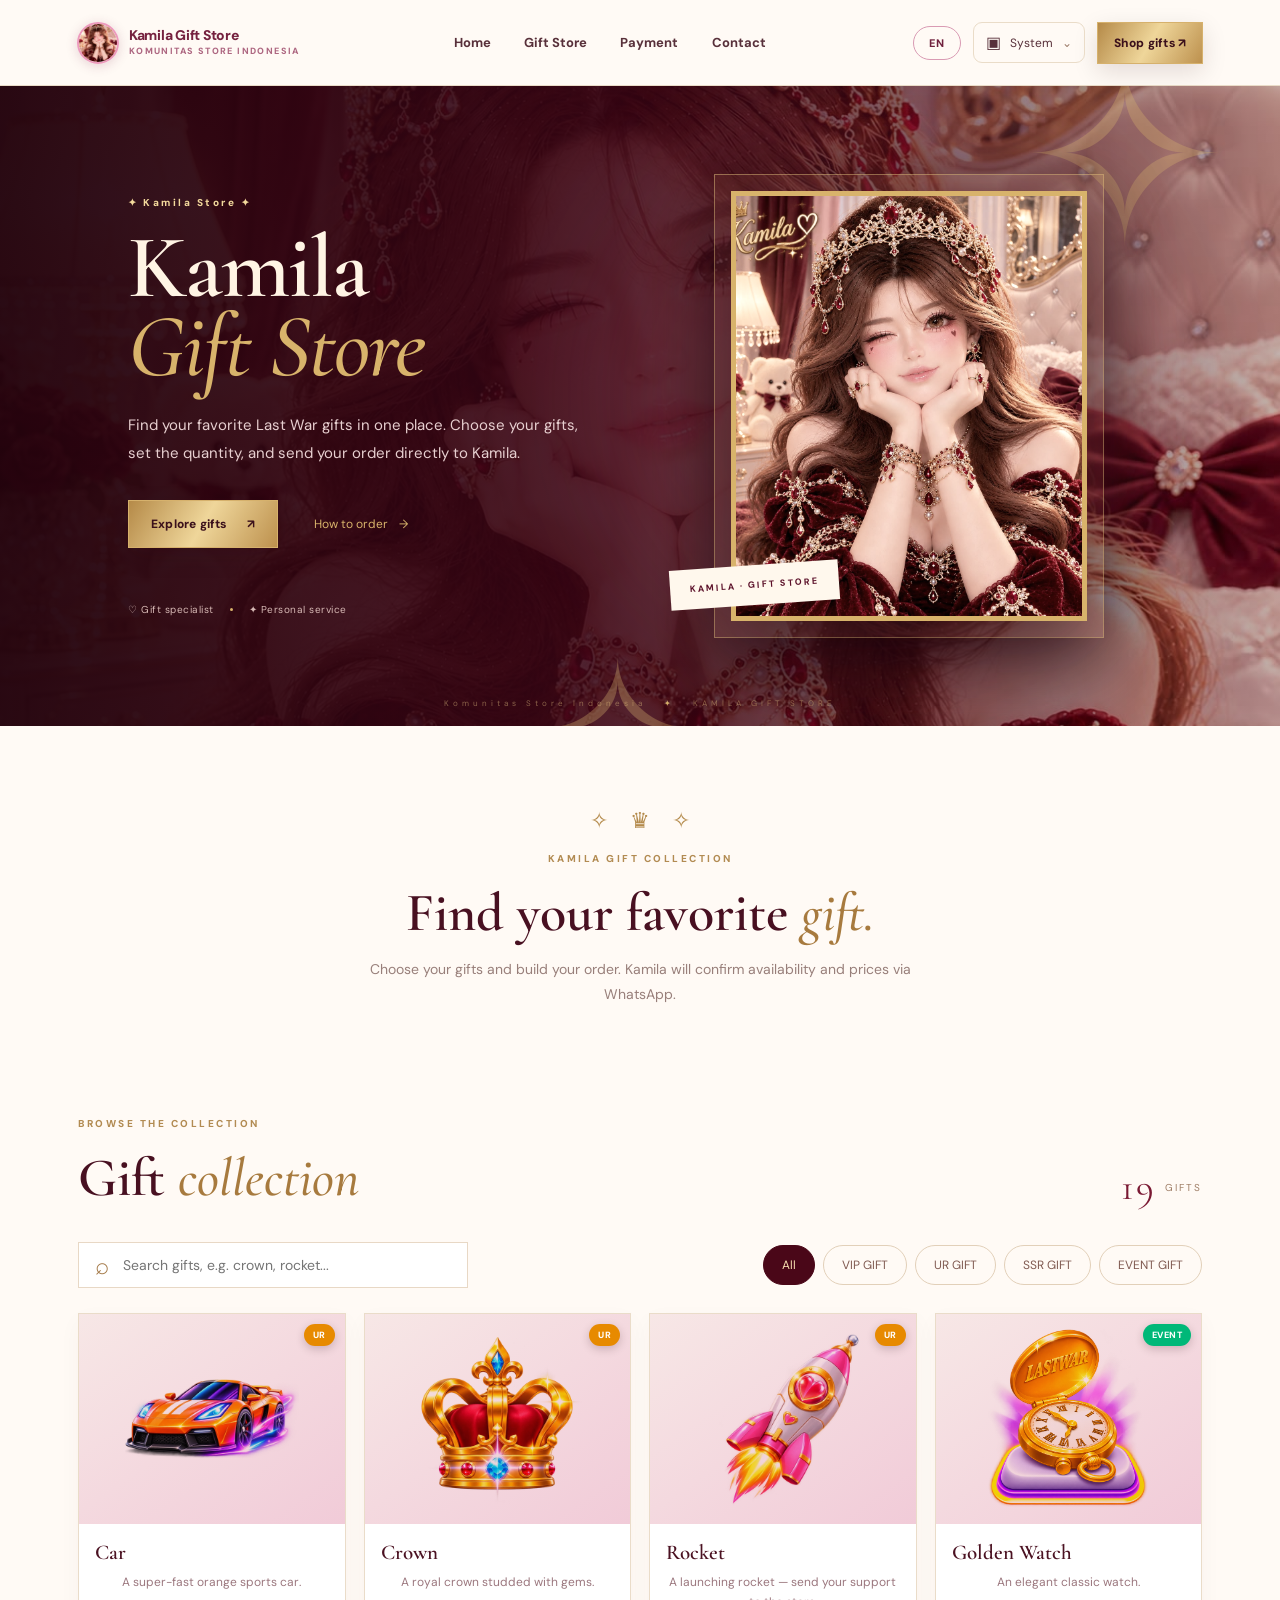
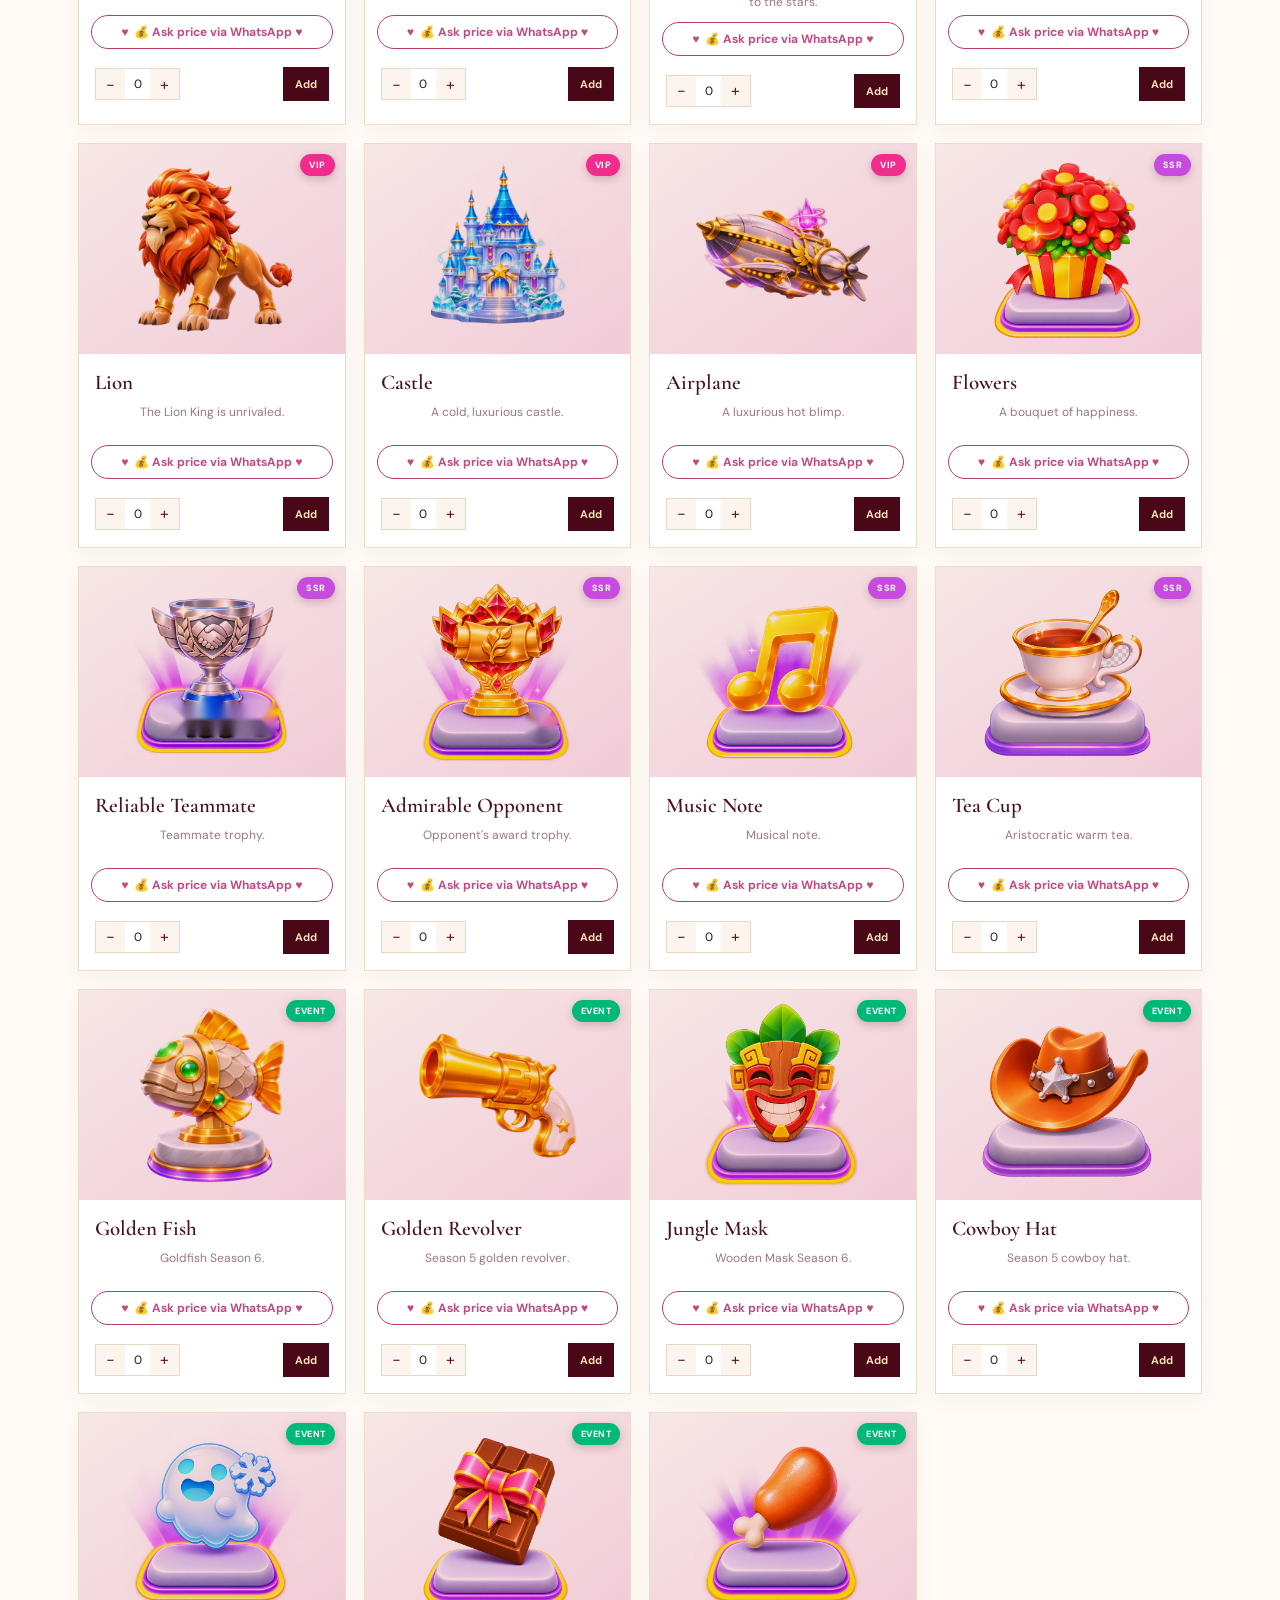
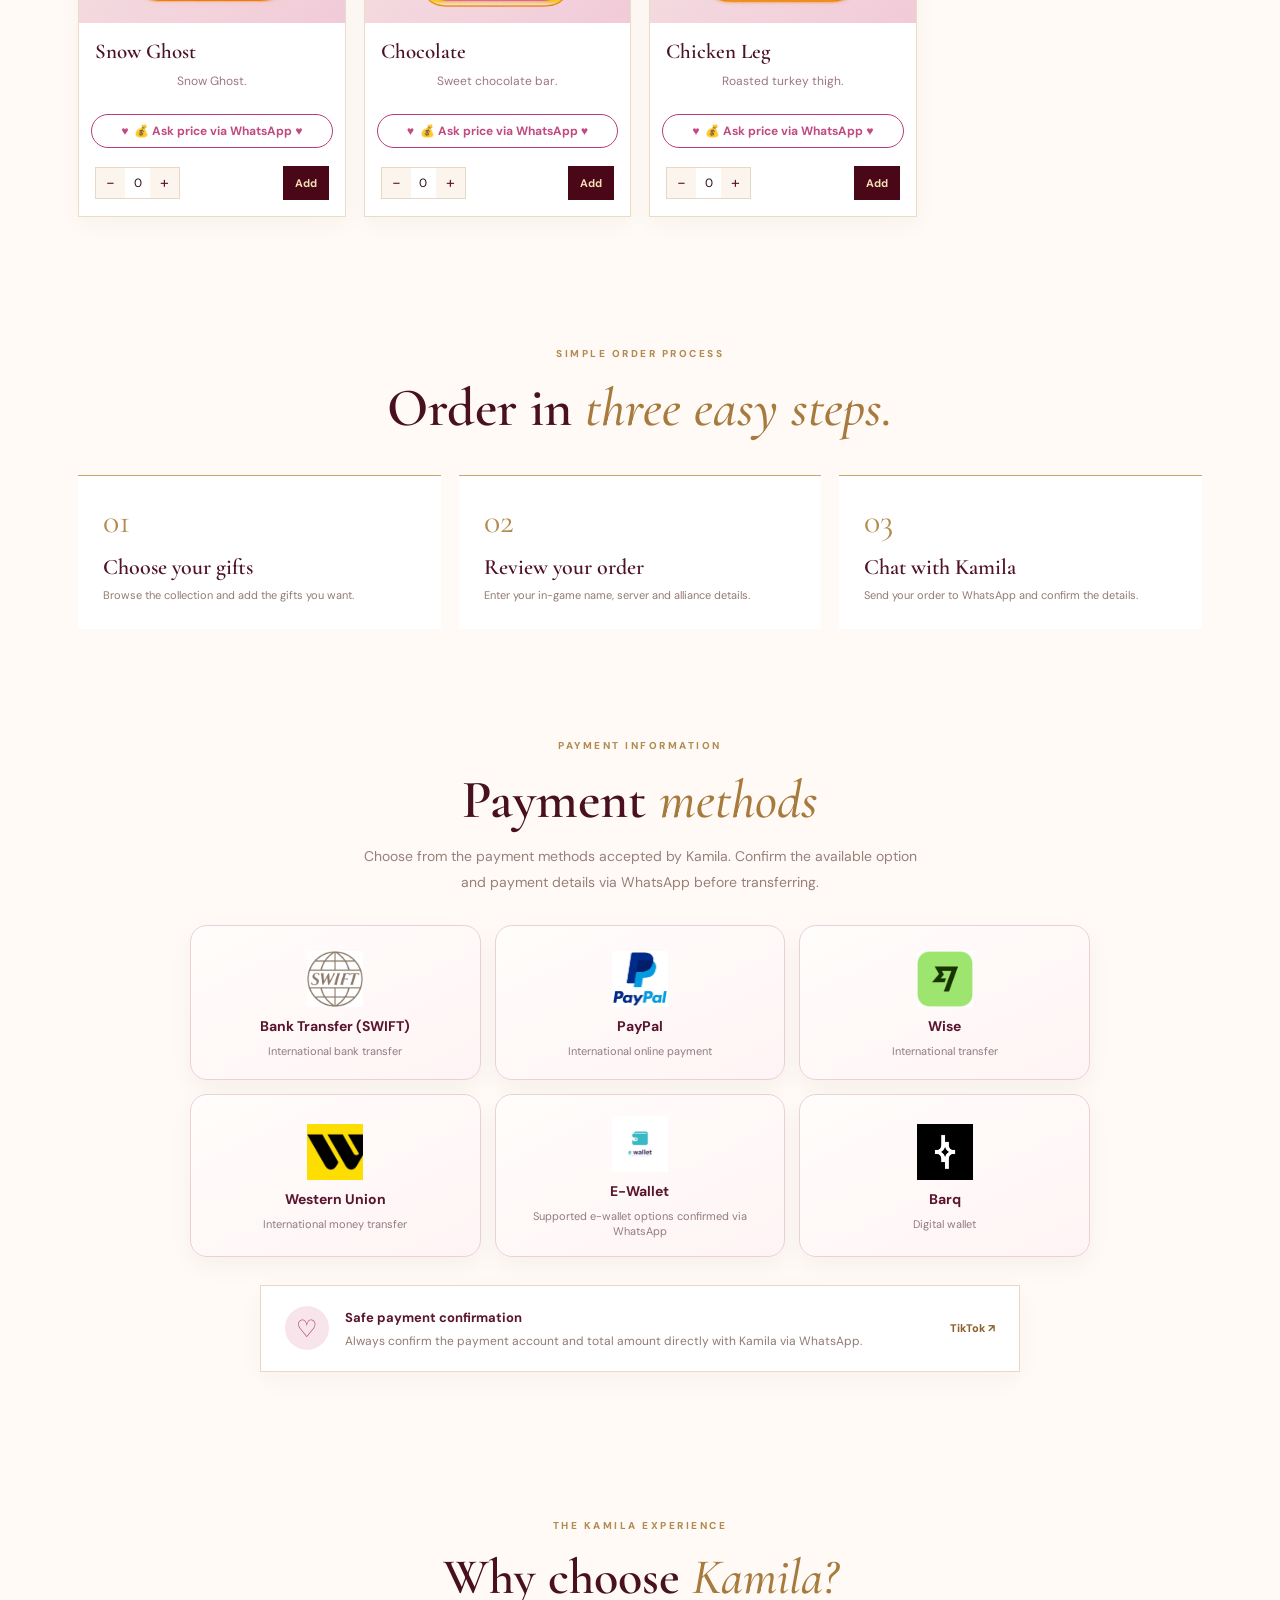
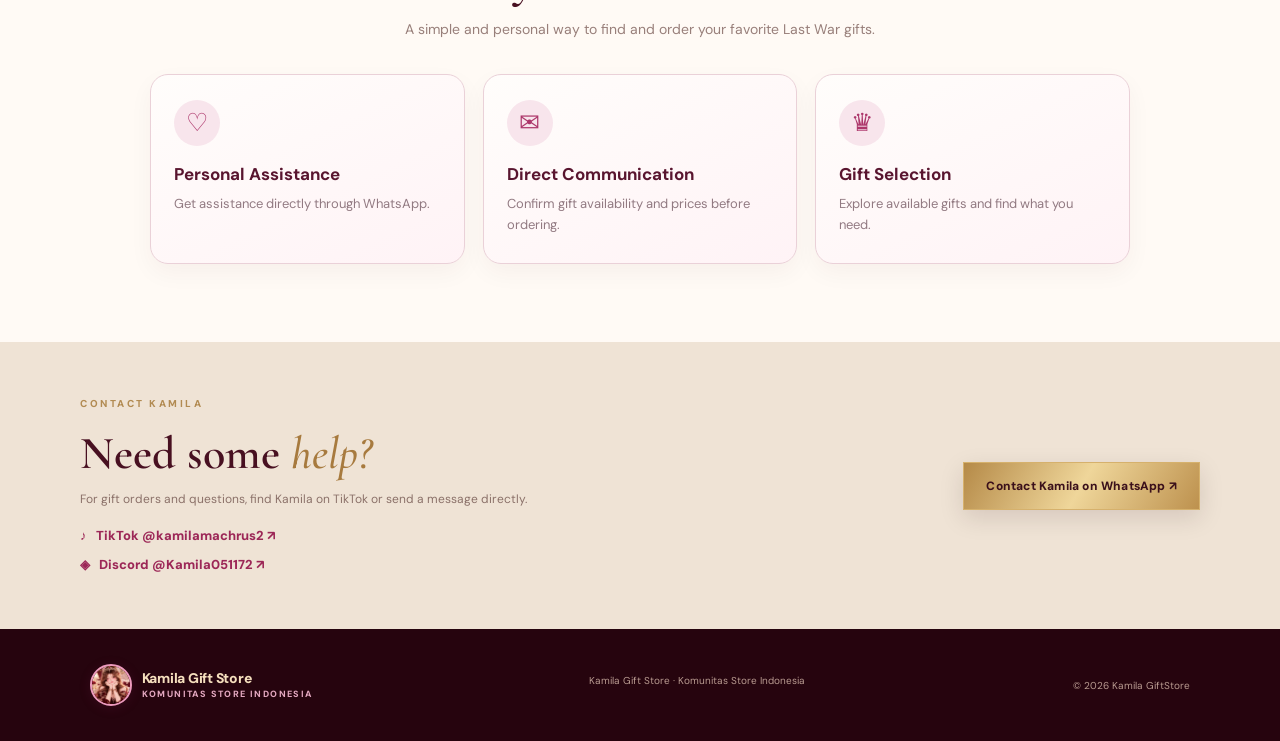
<file: index.html>
<!doctype html>
<html lang="en">
    
<head>
<meta charset="utf-8"><meta name="viewport" content="width=device-width,initial-scale=1"><meta name="theme-color" content="#4a0718">
<meta name="description" content="Kamila Store — Kamila Gift Store for Last War gifts.">
<title>Kamila Store — Kamila Gift Store</title>
<link rel="preconnect" href="https://fonts.googleapis.com"><link rel="preconnect" href="https://fonts.gstatic.com" crossorigin>
<link href="https://fonts.googleapis.com/css2?family=Cormorant+Garamond:wght@500;600;700&family=DM+Sans:wght@400;500;600;700;800&display=swap" rel="stylesheet">
<link rel="stylesheet" href="css/style.css">
<link rel="icon" type="image/png" href="assets/favicon.png">
<meta property="og:type" content="website">
<meta property="og:title" content="Kamila Gift Store - Last War Gifts">
<meta property="og:description" content="Find your favorite Last War gifts. Trusted gift store for Last War players. Order via WhatsApp.">
<meta property="og:url" content="https://kamilagiftstore.com/">
<meta property="og:image" content="https://kamilagiftstore.com/assets/og-kamila.png">
<meta property="og:image:width" content="1200">
<meta property="og:image:height" content="630">
<meta name="twitter:card" content="summary_large_image">
<meta name="twitter:image" content="https://kamilagiftstore.com/assets/og-kamila.png">

</head>
<body>
<div class="heart-rain" aria-hidden="true"><span class="falling-heart" style="--heart-left:5%;--heart-delay:0s;--fall-time:11s;--heart-size:13px">♥</span><span class="falling-heart" style="--heart-left:17%;--fall-delay:3s;--fall-time:13s;--heart-size:17px">♡</span><span class="falling-heart" style="--heart-left:31%;--fall-delay:6s;--fall-time:10s;--heart-size:12px">♥</span><span class="falling-heart" style="--heart-left:47%;--fall-delay:1.5s;--fall-time:12s;--heart-size:16px">♡</span><span class="falling-heart" style="--heart-left:63%;--fall-delay:4.5s;--fall-time:14s;--heart-size:12px">♥</span><span class="falling-heart" style="--heart-left:78%;--fall-delay:2s;--fall-time:11s;--heart-size:18px">♡</span><span class="falling-heart" style="--heart-left:92%;--fall-delay:7s;--fall-time:13s;--heart-size:14px">♥</span></div>
<header class="header"><a class="brand" href="#home"><img class="brand-avatar" src="assets/kamila-princess.png" alt="Kamila"><span class="brand-wordmark"><strong>Kamila Gift Store</strong><small>Komunitas Store Indonesia</small></span></a>
<nav id="nav"><a href="#home" data-i18n="navHome">Home</a><a href="#gifts" data-i18n="navGifts">Gift Store</a><a href="#payments" data-i18n="navPayments">Payment</a><a href="#contact" data-i18n="navContact">Contact</a></nav>
<div class="head-actions"><button class="language-toggle" id="language-toggle" type="button" aria-label="Switch language">EN</button><div class="theme-picker">
<button class="theme-trigger" id="theme-trigger" aria-haspopup="true" aria-expanded="false"><span id="theme-icon">☼</span><span id="theme-label" data-i18n="system">System</span><span class="chevron">⌄</span></button>
<div class="theme-menu" id="theme-menu" role="menu" hidden>
<button type="button" role="menuitem" data-theme="light"><span>☼</span> <span data-i18n="light">Light</span></button>
<button type="button" role="menuitem" data-theme="dark"><span>☾</span> <span data-i18n="dark">Dark</span></button>
<button type="button" role="menuitem" data-theme="system"><span>▣</span> <span data-i18n="system">System</span></button>
</div></div><button class="menu-btn" id="menu-btn" aria-label="Open menu">☰</button><a class="gold-btn small" href="#gifts" data-i18n="shopGifts">Shop gifts ↗</a></div></header>
<main>
<section class="hero" id="home"><div class="hero-glow"></div><div class="hero-copy"><div class="eyebrow" data-i18n="heroEyebrow"><span>✦</span> Kamila Store <span>✦</span></div><h1><span data-i18n="heroTitle">Kamila</span><br><em data-i18n="heroEm">Gift Store</em></h1><p data-i18n="heroDesc">Find your favorite Last War gifts in one place. Choose your gifts, set the quantity, and send your order directly to Kamila.</p><div class="hero-buttons"><a class="gold-btn" href="#gifts"><span data-i18n="explore">Explore gifts</span> <b>↗</b></a><a class="text-btn" href="#how"><span data-i18n="howOrder">How to order</span> <span>→</span></a></div><div class="trust-row"><span data-i18n="trust1">♡ Gift specialist</span><i></i><span data-i18n="trust2">✦ Personal service</span></div></div><div class="hero-visual"><div class="portrait-frame princess-frame"><img src="assets/kamila-princess.png" alt="Kamila"></div><div class="hero-caption" data-i18n="heroCaption">KAMILA<br>GIFT STORE</div></div><div class="hero-bottom">Komunitas Store Indonesia <span>✦</span> KAMILA GIFT STORE</div></section>
<section class="intro"><div class="ornament">✧　♛　✧</div><p class="eyebrow" data-i18n="collectionEyebrow">KAMILA GIFT COLLECTION</p><h2 data-i18n="collectionTitle">Find your favorite <em>gift.</em></h2><p class="muted" data-i18n="collectionDesc">Choose your gifts and build your order. Kamila will confirm availability and prices via WhatsApp.</p></section>
<section class="catalog section-wrap" id="gifts"><div class="section-head"><div><p class="eyebrow" data-i18n="catalogEyebrow">BROWSE THE COLLECTION</p><h2 data-i18n="catalogTitle">Gift <em>collection</em></h2></div><div class="collection-count"><b id="gift-count">19</b><span data-i18n="giftsLabel">GIFTS</span></div></div>
<div class="catalog-tools"><label class="search"><span>⌕</span><input id="gift-search" type="search" placeholder="Search gifts..." data-i18n-placeholder="searchPlaceholder"></label><div class="filters">
<button class="filter active" data-filter="all" data-i18n="all">All</button>
<button class="filter" data-filter="VIP" data-i18n="vipGift">VIP GIFT</button>
<button class="filter" data-filter="UR" data-i18n="urGift">UR GIFT</button>
<button class="filter" data-filter="SSR" data-i18n="ssrGift">SSR GIFT</button>
<button class="filter" data-filter="EVENT" data-i18n="eventGift">EVENT GIFT</button>
</div></div>
<div class="gift-grid" id="gift-grid"></div><div class="empty" id="empty-state" hidden>No gifts found. Try another name.</div></section>
<section class="how section-wrap" id="how"><p class="eyebrow" data-i18n="howEyebrow">SIMPLE ORDER PROCESS</p><h2 data-i18n="howTitle">Order in <em>three easy steps.</em></h2><div class="steps"><article><b>01</b><h3 data-i18n="step1Title">Choose your gifts</h3><p data-i18n="step1Desc">Browse the collection and add the gifts you want.</p></article><article><b>02</b><h3 data-i18n="step2Title">Review your order</h3><p data-i18n="step2Desc">Enter your in-game name, server and alliance details.</p></article><article><b>03</b><h3 data-i18n="step3Title">Chat with Kamila</h3><p data-i18n="step3Desc">Send your order to WhatsApp and confirm the details.</p></article></div></section>
<section class="payments section-wrap" id="payments"><p class="eyebrow" data-i18n="paymentEyebrow">PAYMENT INFORMATION</p><h2 data-i18n="paymentTitle">Payment <em>methods</em></h2><p class="muted" data-i18n="paymentDesc">Choose from the payment methods accepted by Kamila. Confirm the available option and payment details via WhatsApp before transferring.</p><div class="payment-grid">
<article class="payment-card"><span class="payment-logo"><img src="assets/payments/swift.png" alt="SWIFT logo"></span><strong data-i18n="payBank">Bank Transfer (SWIFT)</strong><small data-i18n="payBankDesc">International bank transfer</small></article>
<article class="payment-card"><span class="payment-logo"><img src="assets/payments/paypal.png" alt="PayPal logo"></span><strong>PayPal</strong><small data-i18n="payPaypalDesc">International online payment</small></article>
<article class="payment-card"><span class="payment-logo"><img src="assets/payments/wise.png" alt="Wise logo"></span><strong>Wise</strong><small data-i18n="payWiseDesc">International transfer</small></article>
<article class="payment-card"><span class="payment-logo"><img src="assets/payments/western-union.png" alt="Western Union logo"></span><strong>Western Union</strong><small data-i18n="payWuDesc">International money transfer</small></article>
<article class="payment-card"><span class="payment-logo"><img src="assets/payments/ewallet.png" alt="E-Wallet logo"></span><strong data-i18n="payEwallet">E-Wallet</strong><small data-i18n="payEwalletDesc">Supported e-wallet options confirmed via WhatsApp</small></article>
<article class="payment-card"><span class="payment-logo"><img src="assets/payments/barq.png" alt="Barq logo"></span><strong>Barq</strong><small data-i18n="payBarqDesc">Digital wallet</small></article>
</div><div class="payment-note"><span class="payment-symbol">♡</span><div><strong data-i18n="paymentConfirmTitle">Safe payment confirmation</strong><p data-i18n="paymentConfirmDesc">Always confirm the payment account and total amount directly with Kamila via WhatsApp.</p></div><a class="text-link" href="https://www.tiktok.com/@kamilamachrus2" target="_blank" rel="noopener">TikTok ↗</a></div></section>
<section class="why-choose section-wrap" id="why-choose">
<p class="eyebrow" data-i18n="whyEyebrow">THE KAMILA EXPERIENCE</p>
<h2 data-i18n="whyTitle">Why choose <em>Kamila?</em></h2>
<p class="muted why-intro" data-i18n="whyDesc">A simple and personal way to find and order your favorite Last War gifts.</p>
<div class="why-grid">
<article class="why-card"><span class="why-icon">♡</span><h3 data-i18n="whyPersonalTitle">Personal Assistance</h3><p data-i18n="whyPersonalDesc">Get assistance directly through WhatsApp.</p></article>
<article class="why-card"><span class="why-icon">✉</span><h3 data-i18n="whyDirectTitle">Direct Communication</h3><p data-i18n="whyDirectDesc">Confirm gift availability and prices before ordering.</p></article>
<article class="why-card"><span class="why-icon">♛</span><h3 data-i18n="whySelectionTitle">Gift Selection</h3><p data-i18n="whySelectionDesc">Explore available gifts and find what you need.</p></article>
</div>
</section>
<section class="contact" id="contact"><div><p class="eyebrow" data-i18n="contactEyebrow">CONTACT KAMILA</p><h2 data-i18n="contactTitle">Need some <em>help?</em></h2><p data-i18n="contactDesc">For gift orders and questions, find Kamila on TikTok or send a message directly.</p>
<div class="contact-socials">
<a class="social-link" href="https://www.tiktok.com/@kamilamachrus2" target="_blank" rel="noopener">♪ &nbsp; TikTok @kamilamachrus2 ↗</a>
<a class="social-link" href="https://discord.com/users/Kamila051172" target="_blank" rel="noopener">◈ &nbsp; Discord @Kamila051172 ↗</a>
</div></div>
<a class="gold-btn" id="contact-wa" href="#" data-i18n="contactWhatsApp">Contact Kamila on WhatsApp ↗</a></section>
</main>
<footer><a class="brand" href="#home"><img class="brand-avatar" src="assets/kamila-princess.png" alt="Kamila"><span class="brand-wordmark"><strong>Kamila Gift Store</strong><small>Komunitas Store Indonesia</small></span></a><p data-i18n="footerText">Kamila Gift Store · Komunitas Store Indonesia</p><span>© <span id="year"></span> Kamila GiftStore</span></footer>
<div class="cart-bar" id="cart-bar" hidden><div><b id="cart-summary">0 gifts selected</b><span data-i18n="cartReady">Ready to place your order?</span></div><button id="checkout-button">Review order ↗</button></div>
<dialog id="checkout-dialog"><form method="dialog" class="dialog-head"><div><p class="eyebrow" data-i18n="yourSelection">YOUR SELECTION</p><h2 data-i18n="reviewTitle">Review your <em>order.</em></h2></div><button class="close" aria-label="Close">×</button></form><div id="order-items" class="order-items"></div><div class="form-grid"><label><span data-i18n="ignLabel">In-game name</span><input id="commander-name" placeholder="Your IGN" data-i18n-placeholder="ignPlaceholder" required></label><label><span data-i18n="serverLabel">Server number</span><input id="server-number" placeholder="e.g. 1234" data-i18n-placeholder="serverPlaceholder" required></label><label><span data-i18n="allianceLabel">Alliance name</span><input id="alliance-name" placeholder="Your alliance" data-i18n-placeholder="alliancePlaceholder"></label><label class="full"><span data-i18n="notesLabel">Additional notes</span><textarea id="order-notes" rows="2" placeholder="Optional notes" data-i18n-placeholder="notesPlaceholder"></textarea></label></div><button class="wa-btn" id="send-whatsapp" data-i18n="sendOrder">Send order to WhatsApp ↗</button><p class="fineprint" data-i18n="fineprint">Gift availability and final details will be confirmed by Kamila on WhatsApp.</p></dialog>
<script src="js/config.js"></script><script src="js/app.js"></script>
</body></html>
</file>
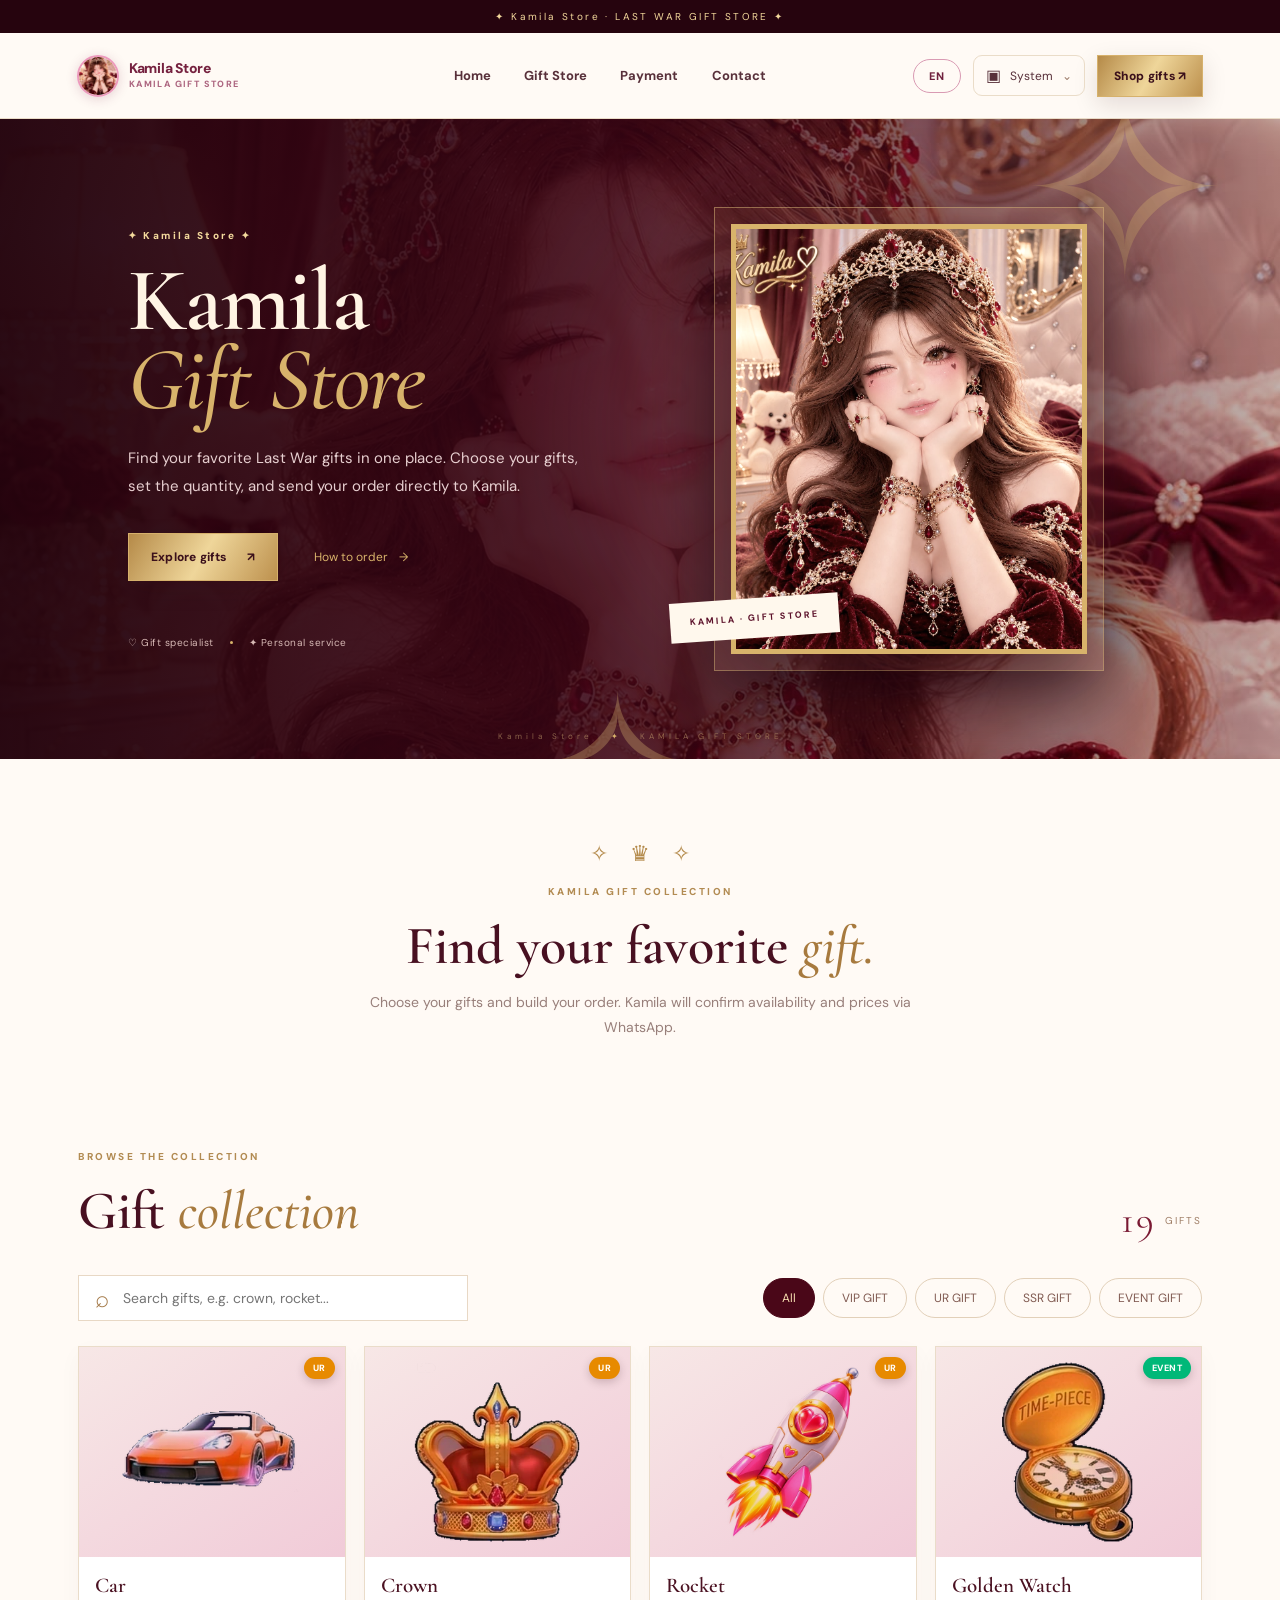
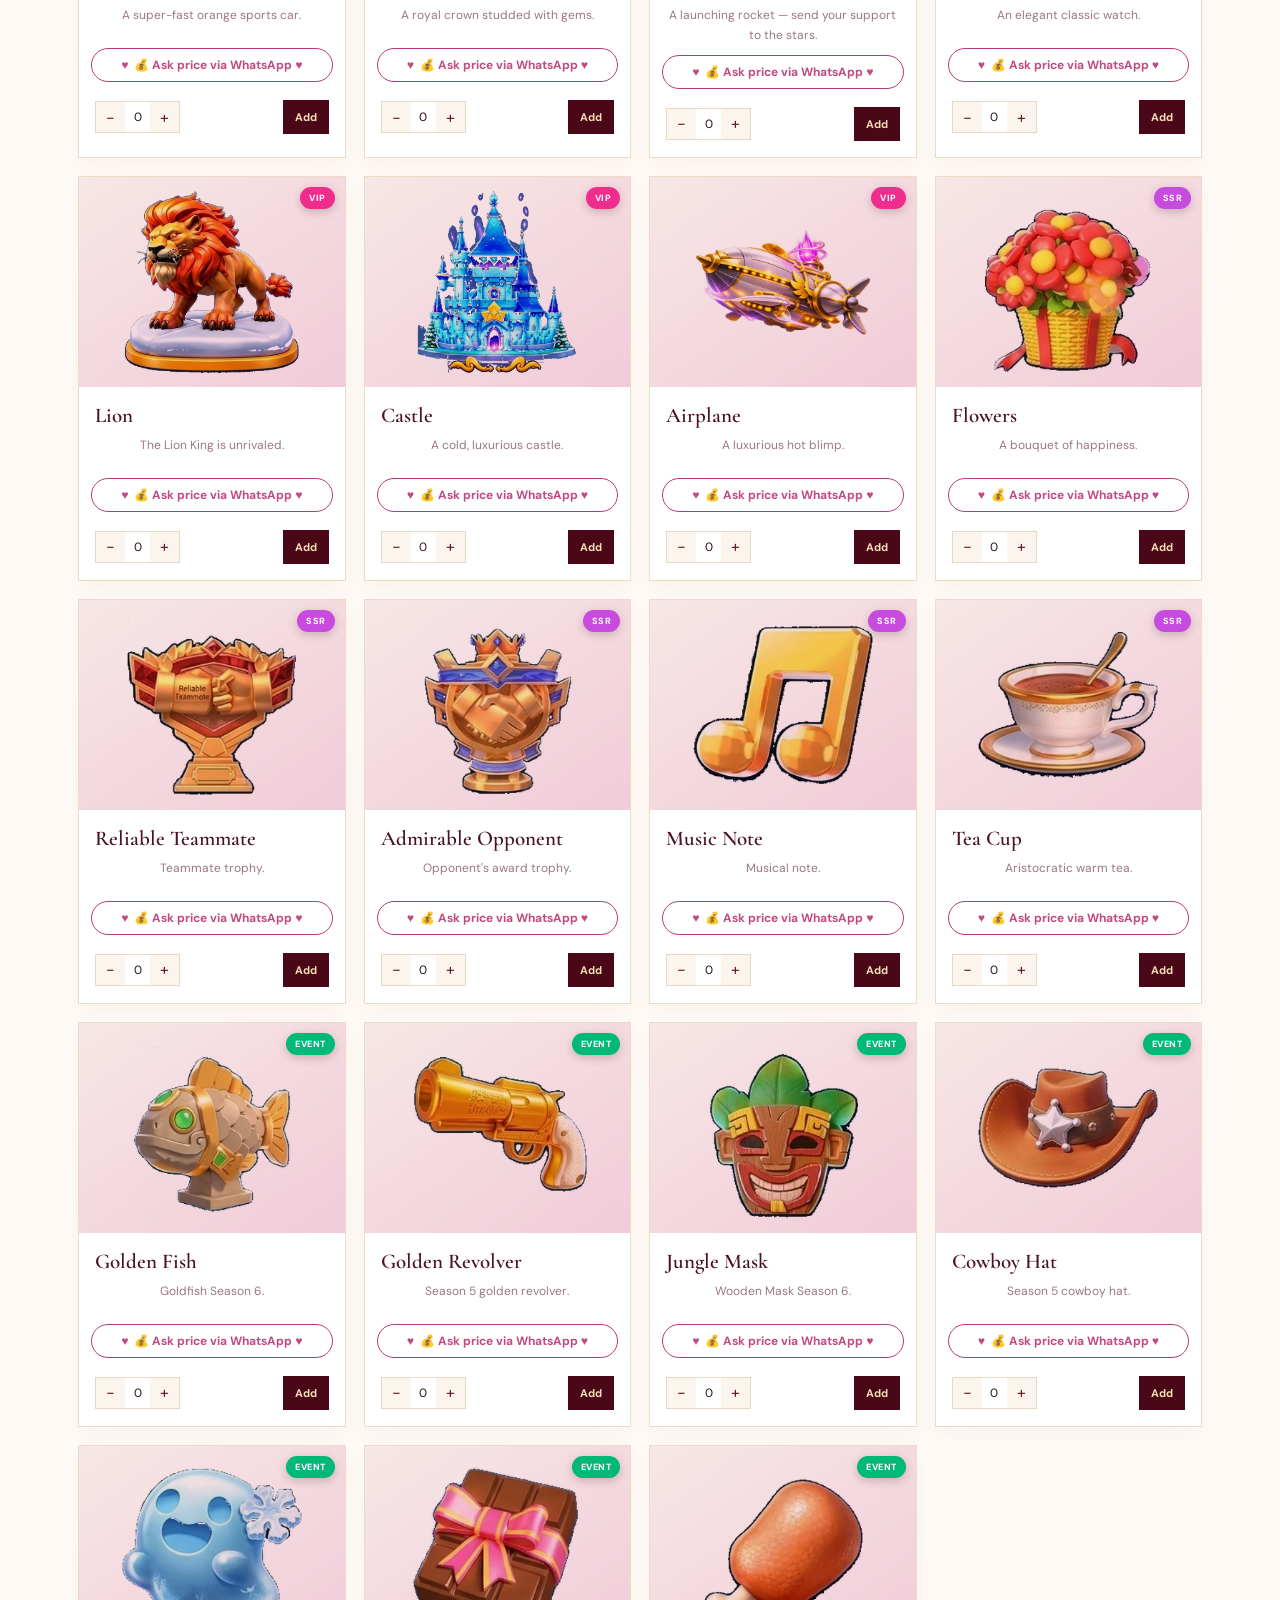
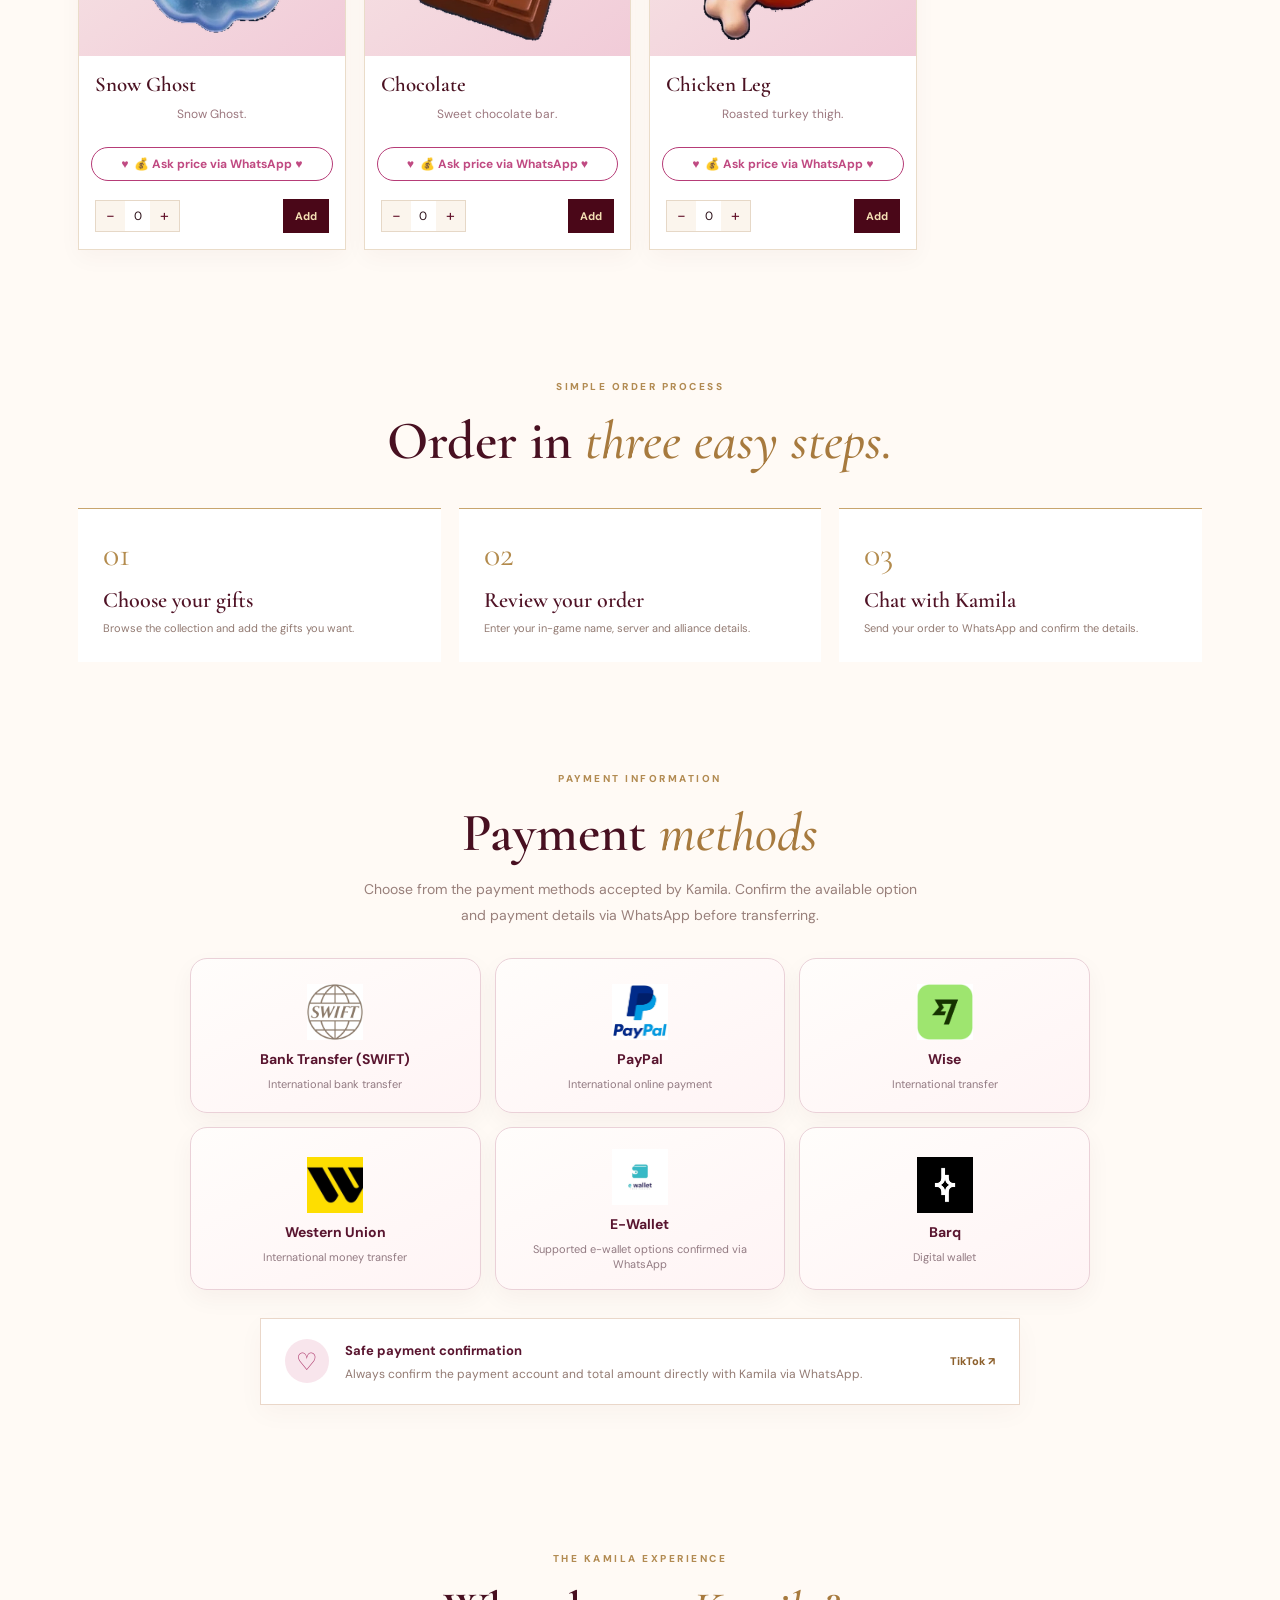
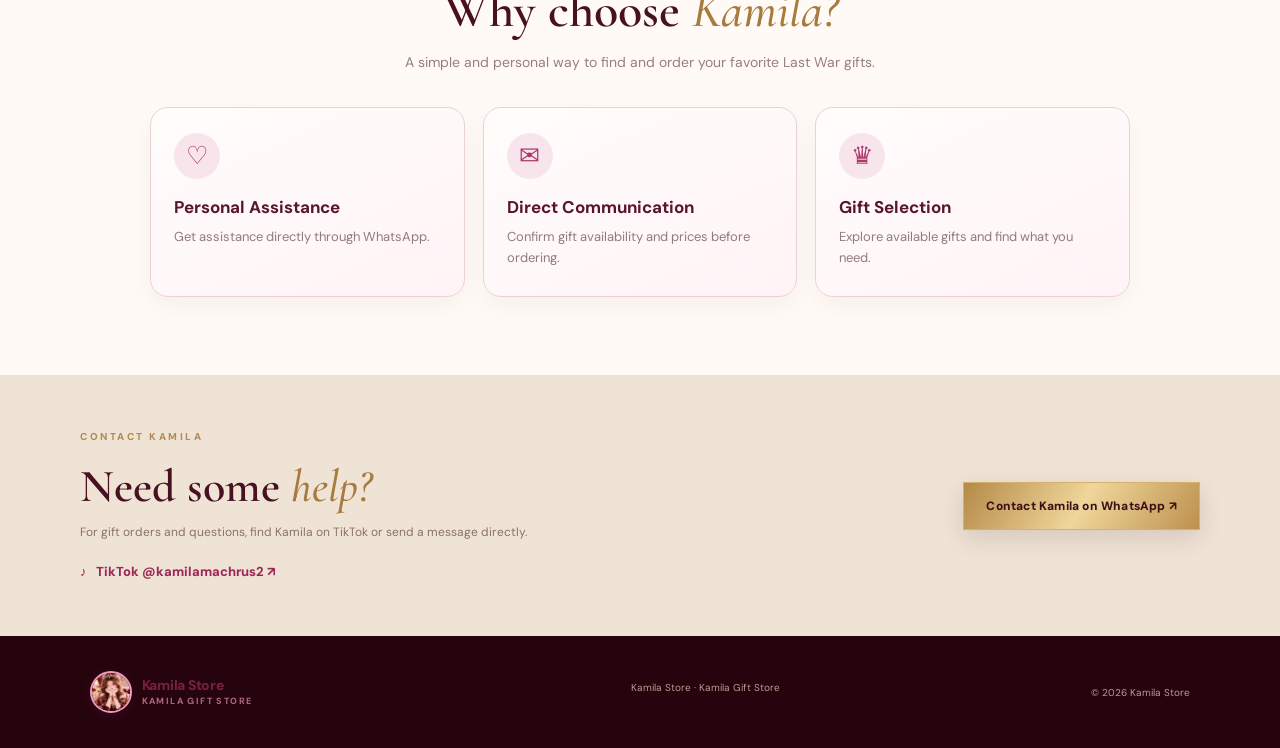
<file: kamila-shop/index.html>
<!doctype html>
<html lang="en">
<head>
<meta charset="utf-8"><meta name="viewport" content="width=device-width,initial-scale=1"><meta name="theme-color" content="#4a0718">
<meta name="description" content="Kamila Store — Kamila Gift Store for Last War gifts.">
<title>Kamila Store — Kamila Gift Store</title>
<link rel="preconnect" href="https://fonts.googleapis.com"><link rel="preconnect" href="https://fonts.gstatic.com" crossorigin>
<link href="https://fonts.googleapis.com/css2?family=Cormorant+Garamond:wght@500;600;700&family=DM+Sans:wght@400;500;600;700;800&display=swap" rel="stylesheet">
<link rel="stylesheet" href="css/style.css">
</head>
<body>
<div class="heart-rain" aria-hidden="true"><span class="falling-heart" style="--heart-left:5%;--heart-delay:0s;--fall-time:11s;--heart-size:13px">♥</span><span class="falling-heart" style="--heart-left:17%;--fall-delay:3s;--fall-time:13s;--heart-size:17px">♡</span><span class="falling-heart" style="--heart-left:31%;--fall-delay:6s;--fall-time:10s;--heart-size:12px">♥</span><span class="falling-heart" style="--heart-left:47%;--fall-delay:1.5s;--fall-time:12s;--heart-size:16px">♡</span><span class="falling-heart" style="--heart-left:63%;--fall-delay:4.5s;--fall-time:14s;--heart-size:12px">♥</span><span class="falling-heart" style="--heart-left:78%;--fall-delay:2s;--fall-time:11s;--heart-size:18px">♡</span><span class="falling-heart" style="--heart-left:92%;--fall-delay:7s;--fall-time:13s;--heart-size:14px">♥</span></div>
<div class="topline" data-i18n="topline">✦ &nbsp; Kamila Store · LAST WAR GIFT STORE &nbsp; ✦</div>
<header class="header"><a class="brand" href="#home"><img class="brand-avatar" src="assets/kamila-princess.png" alt="Kamila"><span class="brand-wordmark"><strong>Kamila Store</strong><small>Kamila Gift Store</small></span></a>
<nav id="nav"><a href="#home" data-i18n="navHome">Home</a><a href="#gifts" data-i18n="navGifts">Gift Store</a><a href="#payments" data-i18n="navPayments">Payment</a><a href="#contact" data-i18n="navContact">Contact</a></nav>
<div class="head-actions"><button class="language-toggle" id="language-toggle" type="button" aria-label="Switch language">EN</button><div class="theme-picker">
<button class="theme-trigger" id="theme-trigger" aria-haspopup="true" aria-expanded="false"><span id="theme-icon">☼</span><span id="theme-label" data-i18n="system">System</span><span class="chevron">⌄</span></button>
<div class="theme-menu" id="theme-menu" role="menu" hidden>
<button type="button" role="menuitem" data-theme="light"><span>☼</span> <span data-i18n="light">Light</span></button>
<button type="button" role="menuitem" data-theme="dark"><span>☾</span> <span data-i18n="dark">Dark</span></button>
<button type="button" role="menuitem" data-theme="system"><span>▣</span> <span data-i18n="system">System</span></button>
</div></div><button class="menu-btn" id="menu-btn" aria-label="Open menu">☰</button><a class="gold-btn small" href="#gifts" data-i18n="shopGifts">Shop gifts ↗</a></div></header>
<main>
<section class="hero" id="home"><div class="hero-glow"></div><div class="hero-copy"><div class="eyebrow" data-i18n="heroEyebrow"><span>✦</span> Kamila Store <span>✦</span></div><h1><span data-i18n="heroTitle">Kamila</span><br><em data-i18n="heroEm">Gift Store</em></h1><p data-i18n="heroDesc">Find your favorite Last War gifts in one place. Choose your gifts, set the quantity, and send your order directly to Kamila.</p><div class="hero-buttons"><a class="gold-btn" href="#gifts"><span data-i18n="explore">Explore gifts</span> <b>↗</b></a><a class="text-btn" href="#how"><span data-i18n="howOrder">How to order</span> <span>→</span></a></div><div class="trust-row"><span data-i18n="trust1">♡ Gift specialist</span><i></i><span data-i18n="trust2">✦ Personal service</span></div></div><div class="hero-visual"><div class="portrait-frame princess-frame"><img src="assets/kamila-princess.png" alt="Kamila"></div><div class="hero-caption" data-i18n="heroCaption">KAMILA<br>GIFT STORE</div></div><div class="hero-bottom">Kamila Store <span>✦</span> KAMILA GIFT STORE</div></section>
<section class="intro"><div class="ornament">✧　♛　✧</div><p class="eyebrow" data-i18n="collectionEyebrow">KAMILA GIFT COLLECTION</p><h2 data-i18n="collectionTitle">Find your favorite <em>gift.</em></h2><p class="muted" data-i18n="collectionDesc">Choose your gifts and build your order. Kamila will confirm availability and prices via WhatsApp.</p></section>
<section class="catalog section-wrap" id="gifts"><div class="section-head"><div><p class="eyebrow" data-i18n="catalogEyebrow">BROWSE THE COLLECTION</p><h2 data-i18n="catalogTitle">Gift <em>collection</em></h2></div><div class="collection-count"><b id="gift-count">19</b><span data-i18n="giftsLabel">GIFTS</span></div></div>
<div class="catalog-tools"><label class="search"><span>⌕</span><input id="gift-search" type="search" placeholder="Search gifts..." data-i18n-placeholder="searchPlaceholder"></label><div class="filters">
<button class="filter active" data-filter="all" data-i18n="all">All</button>
<button class="filter" data-filter="VIP" data-i18n="vipGift">VIP GIFT</button>
<button class="filter" data-filter="UR" data-i18n="urGift">UR GIFT</button>
<button class="filter" data-filter="SSR" data-i18n="ssrGift">SSR GIFT</button>
<button class="filter" data-filter="EVENT" data-i18n="eventGift">EVENT GIFT</button>
</div></div>
<div class="gift-grid" id="gift-grid"></div><div class="empty" id="empty-state" hidden>No gifts found. Try another name.</div></section>
<section class="how section-wrap" id="how"><p class="eyebrow" data-i18n="howEyebrow">SIMPLE ORDER PROCESS</p><h2 data-i18n="howTitle">Order in <em>three easy steps.</em></h2><div class="steps"><article><b>01</b><h3 data-i18n="step1Title">Choose your gifts</h3><p data-i18n="step1Desc">Browse the collection and add the gifts you want.</p></article><article><b>02</b><h3 data-i18n="step2Title">Review your order</h3><p data-i18n="step2Desc">Enter your in-game name, server and alliance details.</p></article><article><b>03</b><h3 data-i18n="step3Title">Chat with Kamila</h3><p data-i18n="step3Desc">Send your order to WhatsApp and confirm the details.</p></article></div></section>
<section class="payments section-wrap" id="payments"><p class="eyebrow" data-i18n="paymentEyebrow">PAYMENT INFORMATION</p><h2 data-i18n="paymentTitle">Payment <em>methods</em></h2><p class="muted" data-i18n="paymentDesc">Choose from the payment methods accepted by Kamila. Confirm the available option and payment details via WhatsApp before transferring.</p><div class="payment-grid">
<article class="payment-card"><span class="payment-logo"><img src="assets/payments/swift.png" alt="SWIFT logo"></span><strong data-i18n="payBank">Bank Transfer (SWIFT)</strong><small data-i18n="payBankDesc">International bank transfer</small></article>
<article class="payment-card"><span class="payment-logo"><img src="assets/payments/paypal.png" alt="PayPal logo"></span><strong>PayPal</strong><small data-i18n="payPaypalDesc">International online payment</small></article>
<article class="payment-card"><span class="payment-logo"><img src="assets/payments/wise.png" alt="Wise logo"></span><strong>Wise</strong><small data-i18n="payWiseDesc">International transfer</small></article>
<article class="payment-card"><span class="payment-logo"><img src="assets/payments/western-union.png" alt="Western Union logo"></span><strong>Western Union</strong><small data-i18n="payWuDesc">International money transfer</small></article>
<article class="payment-card"><span class="payment-logo"><img src="assets/payments/ewallet.png" alt="E-Wallet logo"></span><strong data-i18n="payEwallet">E-Wallet</strong><small data-i18n="payEwalletDesc">Supported e-wallet options confirmed via WhatsApp</small></article>
<article class="payment-card"><span class="payment-logo"><img src="assets/payments/barq.png" alt="Barq logo"></span><strong>Barq</strong><small data-i18n="payBarqDesc">Digital wallet</small></article>
</div><div class="payment-note"><span class="payment-symbol">♡</span><div><strong data-i18n="paymentConfirmTitle">Safe payment confirmation</strong><p data-i18n="paymentConfirmDesc">Always confirm the payment account and total amount directly with Kamila via WhatsApp.</p></div><a class="text-link" href="https://www.tiktok.com/@kamilamachrus2" target="_blank" rel="noopener">TikTok ↗</a></div></section>
<section class="why-choose section-wrap" id="why-choose">
<p class="eyebrow" data-i18n="whyEyebrow">THE KAMILA EXPERIENCE</p>
<h2 data-i18n="whyTitle">Why choose <em>Kamila?</em></h2>
<p class="muted why-intro" data-i18n="whyDesc">A simple and personal way to find and order your favorite Last War gifts.</p>
<div class="why-grid">
<article class="why-card"><span class="why-icon">♡</span><h3 data-i18n="whyPersonalTitle">Personal Assistance</h3><p data-i18n="whyPersonalDesc">Get assistance directly through WhatsApp.</p></article>
<article class="why-card"><span class="why-icon">✉</span><h3 data-i18n="whyDirectTitle">Direct Communication</h3><p data-i18n="whyDirectDesc">Confirm gift availability and prices before ordering.</p></article>
<article class="why-card"><span class="why-icon">♛</span><h3 data-i18n="whySelectionTitle">Gift Selection</h3><p data-i18n="whySelectionDesc">Explore available gifts and find what you need.</p></article>
</div>
</section>
<section class="contact" id="contact"><div><p class="eyebrow" data-i18n="contactEyebrow">CONTACT KAMILA</p><h2 data-i18n="contactTitle">Need some <em>help?</em></h2><p data-i18n="contactDesc">For gift orders and questions, find Kamila on TikTok or send a message directly.</p>
<a class="social-link" href="https://www.tiktok.com/@kamilamachrus2" target="_blank" rel="noopener">♪ &nbsp; TikTok @kamilamachrus2 ↗</a></div>
<a class="gold-btn" id="contact-wa" href="#" data-i18n="contactWhatsApp">Contact Kamila on WhatsApp ↗</a></section>
</main>
<footer><a class="brand" href="#home"><img class="brand-avatar" src="assets/kamila-princess.png" alt="Kamila"><span class="brand-wordmark"><strong>Kamila Store</strong><small>Kamila Gift Store</small></span></a><p data-i18n="footerText">Kamila Store · Kamila Gift Store</p><span>© <span id="year"></span> Kamila Store</span></footer>
<div class="cart-bar" id="cart-bar" hidden><div><b id="cart-summary">0 gifts selected</b><span data-i18n="cartReady">Ready to place your order?</span></div><button id="checkout-button">Review order ↗</button></div>
<dialog id="checkout-dialog"><form method="dialog" class="dialog-head"><div><p class="eyebrow" data-i18n="yourSelection">YOUR SELECTION</p><h2 data-i18n="reviewTitle">Review your <em>order.</em></h2></div><button class="close" aria-label="Close">×</button></form><div id="order-items" class="order-items"></div><div class="form-grid"><label><span data-i18n="ignLabel">In-game name</span><input id="commander-name" placeholder="Your IGN" data-i18n-placeholder="ignPlaceholder" required></label><label><span data-i18n="serverLabel">Server number</span><input id="server-number" placeholder="e.g. 1234" data-i18n-placeholder="serverPlaceholder" required></label><label><span data-i18n="allianceLabel">Alliance name</span><input id="alliance-name" placeholder="Your alliance" data-i18n-placeholder="alliancePlaceholder"></label><label class="full"><span data-i18n="notesLabel">Additional notes</span><textarea id="order-notes" rows="2" placeholder="Optional notes" data-i18n-placeholder="notesPlaceholder"></textarea></label></div><button class="wa-btn" id="send-whatsapp" data-i18n="sendOrder">Send order to WhatsApp ↗</button><p class="fineprint" data-i18n="fineprint">Gift availability and final details will be confirmed by Kamila on WhatsApp.</p></dialog>
<script src="js/config.js"></script><script src="js/app.js"></script>
</body></html>
</file>
<file: css/style.css>
@import url('https://fonts.googleapis.com/css2?family=Great+Vibes&display=swap');
:root{--wine:#4a0718;--wine2:#650d27;--wine3:#26040e;--gold:#d8b36b;--gold2:#f3d99c;--cream:#fff8ed;--ink:#2b1018;--muted:#a98f8c;--line:rgba(216,179,107,.28);--serif:'Cormorant Garamond',Georgia,serif;--sans:'DM Sans',Arial,sans-serif}*{box-sizing:border-box}html{scroll-behavior:smooth;scroll-padding-top:100px}body{margin:0;background:#fffaf5;color:var(--ink);font-family:var(--sans)}a{color:inherit;text-decoration:none}button,input,textarea,select{font:inherit}.topline{text-align:center;background:#26040e;color:var(--gold2);font-size:10px;letter-spacing:2.4px;padding:10px}.header{height:86px;padding:0 clamp(20px,6vw,90px);display:flex;align-items:center;justify-content:space-between;background:#fffaf5;position:sticky;top:0;z-index:20;border-bottom:1px solid #eadcc8}.brand{display:flex;align-items:center;gap:9px;color:var(--wine)}.brand-crown{font-size:32px;color:#b58b47}.brand-script{font:36px 'Great Vibes',cursive;line-height:.8}.brand-script>span{color:#a51d3d}.brand-script small{display:block;font:700 8px var(--sans);letter-spacing:2px;margin-top:8px;color:#9c7b69}.header nav{display:flex;gap:clamp(16px,2.6vw,38px);font-size:12px;font-weight:700;color:#58303a}.header nav a:hover,.text-link:hover{color:#ad7938}.head-actions{display:flex;align-items:center;gap:12px}.language{border:1px solid #e8d9c5;border-radius:30px;padding:9px 12px;color:#71404a;font-size:12px}.language select{border:0;background:transparent;color:inherit;outline:0}.gold-btn{display:inline-flex;align-items:center;justify-content:center;gap:20px;padding:15px 22px;background:linear-gradient(120deg,#b58a48,#efd69a,#bd914e);color:#3b101b;font-size:12px;font-weight:800;letter-spacing:.2px;border:1px solid #d6b16c;box-shadow:0 8px 24px #27050e20}.gold-btn:hover{filter:brightness(1.06);transform:translateY(-1px)}.gold-btn.small{padding:12px 16px}.menu-btn{display:none;background:none;border:0;color:var(--wine);font-size:22px}.hero{position:relative;min-height:640px;background:radial-gradient(ellipse at 78% 40%,#8e2944 0,#5b1029 34%,#300611 78%);color:#fff4e4;display:grid;grid-template-columns:1.05fr .95fr;align-items:center;padding:70px clamp(25px,10vw,150px);overflow:hidden}.hero:before,.hero:after{content:'✧';position:absolute;color:#d7b36e55;font-size:250px;pointer-events:none}.hero:before{top:-90px;right:4%}.hero:after{bottom:-130px;left:42%;font-size:190px}.hero-glow{position:absolute;width:550px;height:550px;border-radius:50%;background:#a83c5626;filter:blur(60px);right:10%;top:5%}.hero-copy{position:relative;z-index:2;max-width:590px}.eyebrow{font-size:10px;letter-spacing:2.5px;font-weight:800;color:#b28b52;margin:0 0 15px}.hero .eyebrow{color:var(--gold2)}h1,h2,h3,p{margin-top:0}h1,h2{font-family:var(--serif);font-weight:600}h1{font-size:clamp(58px,7vw,94px);line-height:.88;letter-spacing:-2px;margin:20px 0 24px}h1 em,h2 em{font-weight:500;color:var(--gold);font-style:italic}.hero-copy>p{font-size:14px;line-height:1.9;color:#e7cfd0;max-width:450px}.hero-buttons{display:flex;align-items:center;gap:28px;margin-top:32px}.text-btn{font-size:12px;color:#f6e4ce}.text-btn span{color:var(--gold);margin-left:8px}.trust-row{display:flex;gap:16px;align-items:center;margin-top:55px;font-size:10px;letter-spacing:.5px;color:#d7b9b5}.trust-row i{height:3px;width:3px;background:var(--gold);border-radius:50%}.hero-visual{position:relative;z-index:1;justify-self:center;width:min(390px,90%);padding:16px;border:1px solid #d9b87988;background:#d7b87912;transform:rotate(2deg);box-shadow:0 25px 70px #16010988}.portrait-frame{height:410px;overflow:hidden;border:1px solid #e6c98b88;position:relative}.portrait-frame img{width:100%;height:100%;object-fit:cover;filter:saturate(.8) sepia(.12)}.frame-corner{position:absolute;color:#f3d99c;font-size:30px}.tl{top:8px;left:12px}.br{bottom:8px;right:12px}.seal{position:absolute;right:-30px;top:40px;background:linear-gradient(145deg,#efd89e,#a97a36);color:#4a0718;width:76px;height:76px;border-radius:50%;display:grid;place-content:center;text-align:center;font:30px var(--serif);box-shadow:0 8px 24px #17010a66;border:3px double #6b421f}.seal small{font:700 7px var(--sans);letter-spacing:2px}.hero-caption{position:absolute;bottom:32px;left:-45px;background:#fff8ed;color:#5b1029;padding:13px 20px;font:700 9px/1.6 var(--sans);letter-spacing:2px;transform:rotate(-4deg)}.hero-bottom{position:absolute;bottom:18px;left:0;width:100%;text-align:center;font-size:8px;letter-spacing:4px;color:#d5b47a88}.hero-bottom span{color:var(--gold);margin:0 12px}.intro{text-align:center;padding:80px 20px 45px}.ornament{color:#b48a4b;font-size:22px;margin-bottom:16px}.intro h2,.section-head h2,.how h2,.contact h2{font-size:clamp(38px,5vw,54px);margin:0 0 12px;color:#481021}.intro h2 em,.section-head h2 em,.how h2 em,.contact h2 em,.middleman h2 em,.service-copy h2 em{color:#a77a3e}.muted{color:#987f7a;font-size:13px;line-height:1.8;max-width:560px;margin:0 auto}.section-wrap{max-width:1180px;margin:auto;padding:65px 28px}.section-head{display:flex;justify-content:space-between;align-items:end}.section-head h2{margin:0}.collection-count{display:flex;align-items:center;gap:9px;color:#9e7d65;font-size:10px;letter-spacing:2px}.collection-count b{font:38px var(--serif);color:#7a1933}.catalog-tools{display:flex;justify-content:space-between;align-items:center;margin:32px 0 25px;gap:20px}.search{height:46px;display:flex;align-items:center;gap:12px;background:white;border:1px solid #e8d8c5;padding:0 16px;width:min(390px,100%);color:#a47a49}.search span{font-size:24px}.search input{border:0;outline:0;width:100%;font-size:12px;color:#4c2530}.filters{display:flex;gap:8px}.filter{border:1px solid #e2d0b9;background:transparent;color:#805a51;padding:11px 18px;border-radius:30px;font-size:11px;cursor:pointer}.filter.active{background:#4a0718;color:#f7dfb0;border-color:#4a0718}.gift-grid{display:grid;grid-template-columns:repeat(4,1fr);gap:18px}.gift-card{background:#fff;border:1px solid #eadcc9;transition:.25s;box-shadow:0 8px 22px #4a071809}.gift-card:hover{transform:translateY(-5px);box-shadow:0 18px 34px #4a07181a;border-color:#c9a46a}.gift-image{height:210px;background:linear-gradient(145deg,#f5e9dc,#ead5c8);padding:12px;overflow:hidden}.gift-image img{width:100%;height:100%;object-fit:contain;mix-blend-mode:multiply}.gift-info{padding:16px 16px 8px;display:flex;align-items:center;justify-content:space-between;gap:8px}.gift-info h3{font:600 21px var(--serif);margin:0;color:#4b1222}.gift-tag{font-size:8px;letter-spacing:1.5px;color:#a17b45;border:1px solid #dfc79d;padding:5px 7px}.gift-actions{display:flex;justify-content:space-between;align-items:center;padding:10px 16px 16px;gap:8px}.qty-control{display:flex;align-items:center;border:1px solid #e6d8c7}.qty-control button{border:0;background:#fbf5ed;color:#65152d;width:29px;height:30px;cursor:pointer}.qty-control span{min-width:25px;text-align:center;font-size:11px}.add-btn{border:0;background:#4a0718;color:#f4dfb4;padding:10px 12px;font-size:10px;font-weight:700;cursor:pointer}.add-btn.added{background:#a27b43;color:white}.empty{text-align:center;padding:55px;color:#997c75}.service-band{background:#3b0818;color:#fff1dc;padding:65px max(28px,calc((100% - 1120px)/2));display:grid;grid-template-columns:80px 1fr 340px;gap:28px;align-items:center}.service-icon{width:70px;height:70px;border:1px solid var(--gold);border-radius:50%;display:grid;place-items:center;color:var(--gold);font:36px var(--serif)}.service-copy h2,.middleman h2{font-size:45px;margin:0 0 10px}.service-copy p:not(.eyebrow),.middleman-card p:not(.eyebrow),.contact p:not(.eyebrow){font-size:12px;line-height:1.8;color:#d8c0bc;max-width:540px}.calculator{background:#fff8ed;color:#4a1725;padding:22px;display:grid;gap:12px}.calculator label,.form-grid label{display:grid;gap:7px;font-size:10px;font-weight:700;color:#825d51}.calculator input,.form-grid input,.form-grid textarea{border:1px solid #e3d1bc;background:white;padding:12px;outline-color:#b58a48;font-size:12px;color:#401020;width:100%}.calc-result{display:flex;justify-content:space-between;align-items:center;border-top:1px solid #e8d7c2;padding-top:12px;font-size:11px;color:#98796e}.calc-result strong{font:700 22px var(--serif);color:#741a35}.outline-gold{border:1px solid #a77a3e;background:#4a0718;color:#f2d9a4;padding:12px;cursor:pointer;font-size:11px;font-weight:700}.calculator small{font-size:9px;line-height:1.5;color:#987e75}.middleman{display:grid;grid-template-columns:1.6fr .8fr;gap:20px}.middleman-card{background:linear-gradient(125deg,#5c1029,#310612);padding:38px;display:flex;gap:28px;align-items:center;color:white}.middleman-art{font-size:80px;color:var(--gold);position:relative}.middleman-art span{position:absolute;font-size:22px;top:0;right:-5px}.middleman-card h2{margin:0 0 10px}.middleman-card p:not(.eyebrow){max-width:520px}.fee-card{background:#f2e7d9;padding:32px}.fee-card h3{font:600 28px var(--serif);color:#4b1022;margin:0 0 10px}.fee-card p:not(.eyebrow){font-size:12px;line-height:1.8;color:#8b6f66}.text-link{font-size:11px;font-weight:800;color:#8d602c}.how{text-align:center}.how h2{margin-bottom:35px}.steps{display:grid;grid-template-columns:repeat(3,1fr);gap:18px;text-align:left}.steps article{padding:25px;border-top:1px solid #c8a56e;background:#fff}.steps article>b{font:34px var(--serif);color:#b38b4d}.steps h3{font:600 22px var(--serif);color:#501326;margin:12px 0 6px}.steps p{font-size:11px;line-height:1.7;color:#927a72;margin:0}.contact{background:#efe3d5;padding:55px max(28px,calc((100% - 1120px)/2));display:flex;align-items:center;justify-content:space-between;gap:30px}.contact h2{font-size:46px;margin:0 0 8px}.contact p:not(.eyebrow){color:#8b7169;max-width:550px}footer{background:#26040e;color:#c8aaa2;padding:35px clamp(25px,7vw,100px);display:flex;align-items:center;justify-content:space-between;gap:20px}footer .brand{color:#f5dfbd}footer .brand-script small{color:#bda28d}footer p,footer>span{font-size:10px;color:#b99b91}.cart-bar{position:fixed;z-index:30;bottom:18px;left:50%;transform:translateX(-50%);width:min(560px,calc(100% - 28px));background:#310612;color:#fff1df;border:1px solid #c39a5c;box-shadow:0 15px 50px #21020c55;padding:14px 18px;display:flex;align-items:center;justify-content:space-between}.cart-bar[hidden]{display:none}.cart-bar div{display:grid;gap:4px}.cart-bar b{font:600 19px var(--serif)}.cart-bar span{font-size:9px;color:#d4b9a9}.cart-bar button,.wa-btn{border:0;background:linear-gradient(120deg,#b58a48,#efd69a);color:#3b101b;padding:13px 18px;font-size:11px;font-weight:800;cursor:pointer}dialog{border:1px solid #c6a066;padding:25px;width:min(520px,calc(100% - 24px));max-height:90vh;overflow:auto;background:#fffaf4;color:#4b1526;box-shadow:0 25px 80px #18010a66}dialog::backdrop{background:#21040bbd;backdrop-filter:blur(4px)}.dialog-head{display:flex;justify-content:space-between;align-items:start}.dialog-head h2{font-size:36px;margin:0 0 15px}.dialog-head h2 em{color:#a77a3e}.close{border:0;background:none;font-size:27px;color:#6c3942;cursor:pointer}.order-items{border-block:1px solid #e6d8c7;padding:12px 0;margin-bottom:16px}.order-line{display:flex;justify-content:space-between;padding:6px 0;font-size:12px}.form-grid{display:grid;grid-template-columns:1fr 1fr;gap:12px}.form-grid .full{grid-column:1/-1}.form-grid textarea{resize:vertical}.wa-btn{width:100%;margin-top:18px;background:#176b43;color:white}.fineprint{text-align:center;color:#9b8179;font-size:9px;margin:10px 0 0}.menu-open{overflow:hidden}
@media(max-width:900px){.header{padding:0 22px}.header nav{gap:14px}.header nav a{font-size:10px}.hero{padding:65px 6vw}.gift-grid{grid-template-columns:repeat(3,1fr)}.service-band{grid-template-columns:60px 1fr 300px;padding:55px 28px}.middleman{padding-inline:22px}}
@media(max-width:650px){.topline{font-size:8px;letter-spacing:1.3px}.header{height:72px}.brand-script{font-size:30px}.brand-crown{font-size:26px}.header nav{display:none;position:absolute;top:72px;left:0;right:0;background:#fffaf5;padding:20px 25px 25px;box-shadow:0 15px 20px #27050e1c;flex-direction:column}.header nav.open{display:flex}.header nav a{font-size:13px;padding:8px}.head-actions{gap:8px}.language{padding:7px}.head-actions .gold-btn{display:none}.menu-btn{display:block}.hero{grid-template-columns:1fr;padding:60px 26px 75px;gap:35px}.hero-copy{max-width:100%}h1{font-size:64px}.hero-copy>p{font-size:13px}.hero-visual{width:75%;justify-self:center}.portrait-frame{height:300px}.trust-row{margin-top:35px;flex-wrap:wrap}.hero-bottom{font-size:7px;letter-spacing:2px}.intro{padding:55px 22px 25px}.section-wrap{padding:45px 18px}.section-head h2{font-size:42px}.catalog-tools{align-items:stretch;flex-direction:column}.search{width:100%}.filters{justify-content:flex-start}.gift-grid{grid-template-columns:repeat(2,minmax(0,1fr));gap:10px}.gift-image{height:155px;padding:8px}.gift-info{padding:12px 10px 5px}.gift-info h3{font-size:18px}.gift-tag{font-size:7px;padding:4px}.gift-actions{padding:8px 9px 12px;gap:5px}.qty-control button{width:25px}.add-btn{padding:9px 8px;font-size:9px}.service-band{grid-template-columns:1fr;padding:45px 20px;gap:18px}.service-icon{width:55px;height:55px;font-size:28px}.service-copy h2,.middleman h2{font-size:40px}.calculator{padding:18px}.middleman{grid-template-columns:1fr;padding:40px 18px;gap:12px}.middleman-card{padding:25px 20px;gap:15px}.middleman-art{font-size:55px}.middleman-card h2{font-size:36px}.fee-card{padding:25px}.steps{grid-template-columns:1fr;gap:10px}.steps article{padding:18px}.contact{padding:40px 22px;align-items:flex-start;flex-direction:column}.contact h2{font-size:40px}footer{padding:28px 20px;flex-wrap:wrap}footer p{order:3;width:100%;margin:0}.form-grid{grid-template-columns:1fr}.form-grid .full{grid-column:auto}.cart-bar{bottom:10px;padding:11px 12px}.cart-bar b{font-size:17px}.cart-bar button{padding:11px 12px}}


/* KAMILA ROYAL STORE — THEME SELECTOR */
.theme-picker{position:relative}
.theme-trigger{display:flex;align-items:center;gap:9px;border:1px solid #eadcc8;background:transparent;color:#58303a;border-radius:9px;padding:9px 12px;font-size:12px;cursor:pointer;min-width:112px}
.theme-trigger #theme-icon{font-size:16px}
.theme-trigger .chevron{margin-left:auto;color:#9c7b69}
.theme-menu{position:absolute;right:0;top:calc(100% + 8px);width:160px;padding:5px;background:#fff;border:1px solid #e8e3dc;border-radius:10px;box-shadow:0 12px 35px #1c10201f;z-index:50}
.theme-menu[hidden]{display:none}
.theme-menu button{display:flex;align-items:center;gap:11px;width:100%;border:0;border-radius:7px;background:transparent;color:#354052;text-align:left;padding:10px 11px;font-size:12px;cursor:pointer}
.theme-menu button:hover,.theme-menu button.selected{background:#f4f1ed}
.theme-menu button span{width:16px;font-size:15px}
.princess-frame{height:430px;max-width:390px;margin-inline:auto;border:5px solid #d8b36b;box-shadow:0 20px 60px #16030b80}
.princess-frame img{width:100%;height:100%;object-fit:cover;object-position:center 28%}
.hero-visual{position:relative;z-index:1}
.hero{background-image:linear-gradient(90deg,rgba(35,3,13,.97) 0%,rgba(56,5,21,.87) 48%,rgba(35,3,13,.28) 100%),url('../assets/kamila-princess.png');background-size:cover;background-position:center 32%}
.hero-visual .portrait-frame{background:#28050f}
.hero-visual .portrait-frame img{display:block}
.hero-copy{position:relative;z-index:2}
body{transition:background .2s,color .2s}
html[data-theme="dark"] body{background:#170b10;color:#f6e8d7}
html[data-theme="dark"] .header{background:#1d0b12;border-color:#4a2730}
html[data-theme="dark"] .brand{color:#f1d9b2}
html[data-theme="dark"] .brand-script small{color:#c9a98a}
html[data-theme="dark"] .header nav{color:#e7d4c6}
html[data-theme="dark"] .header nav a:hover{color:#f0cc82}
html[data-theme="dark"] .theme-trigger{border-color:#69414a;color:#f3e3d1}
html[data-theme="dark"] .theme-menu{background:#25121a;border-color:#56313b}
html[data-theme="dark"] .theme-menu button{color:#f2e4d6}
html[data-theme="dark"] .theme-menu button:hover,html[data-theme="dark"] .theme-menu button.selected{background:#42202d}
html[data-theme="dark"] .intro{background:#170b10}
html[data-theme="dark"] .intro .muted,html[data-theme="dark"] .how p:not(.eyebrow){color:#c0a9a1}
html[data-theme="dark"] .catalog{background:#170b10}
html[data-theme="dark"] .gift-card,html[data-theme="dark"] .steps article{background:#26131b;border-color:#5b3740}
html[data-theme="dark"] .gift-info h3,html[data-theme="dark"] .steps h3{color:#f7e8d8}
html[data-theme="dark"] .gift-tag{background:#4b1d2b;color:#e7c98d}
html[data-theme="dark"] .search{background:#26131b;border-color:#69414a}
html[data-theme="dark"] .search input{color:#f7e8d8}
html[data-theme="dark"] .filter{background:#26131b;color:#e8d5c5;border-color:#69414a}
html[data-theme="dark"] .filter.active{background:#d8b36b;color:#2b1018}
html[data-theme="dark"] .contact{background:#29131c;color:#f7e8d8}
html[data-theme="dark"] .contact p:not(.eyebrow){color:#c6aaa5}
html[data-theme="dark"] footer{background:#0d0609}
html[data-theme="dark"] dialog{background:#24121a;color:#f7e8d8;border-color:#8a653c}
html[data-theme="dark"] .dialog-head h2{color:#f7e8d8}
html[data-theme="dark"] .form-grid input,html[data-theme="dark"] .form-grid textarea{background:#170b10;color:#f7e8d8;border-color:#68414a}
html[data-theme="dark"] .fineprint{color:#c2a9a0}
html[data-theme="dark"] .empty{color:#e7d4c6}
@media(max-width:650px){.theme-trigger{min-width:90px;padding:7px 9px;font-size:11px}.head-actions{gap:7px}.theme-menu{right:-8px}.princess-frame{height:320px;width:100%}.hero{background-position:60% center}}

/* Gift categories and social contact */
.filters{flex-wrap:wrap}
.gift-image{position:relative;background:linear-gradient(145deg,#f7e7e6,#f1cbd8)}
.gift-image img{object-fit:contain;mix-blend-mode:multiply}
.category-badge{position:absolute;top:10px;right:10px;border-radius:20px;padding:5px 9px;font-size:9px;font-weight:800;letter-spacing:.5px;color:#fff;box-shadow:0 3px 10px #28030e33}
.category-badge.ur{background:#e78a00}
.category-badge.vip{background:#f02d8c}
.category-badge.ssr{background:#c84be0}
.category-badge.event{background:#00b878}
.gift-description{min-height:34px;margin:0;padding:0 16px 10px;color:#9b777e;font-size:10px;line-height:1.5;text-align:center}
.gift-price-note{margin:0 12px 8px;padding:8px 5px;text-align:center;border:1px solid #b63c77;border-radius:20px;color:#c04a82;font-size:10px;font-weight:700}
.social-link{display:inline-flex;align-items:center;margin-top:8px;color:#9c2757;font-size:13px;font-weight:800}
html[data-theme="dark"] .gift-description{color:#d2afb9}
html[data-theme="dark"] .gift-price-note{color:#ff8fc2;border-color:#9d3a70}
html[data-theme="dark"] .social-link{color:#ff9bc7}
@media(max-width:650px){.filters{gap:7px}.filter{padding:9px 13px;font-size:10px}.gift-description{padding-inline:9px}.gift-price-note{margin-inline:8px;font-size:9px}}

/* Kamila Store / Kamila Gift Store header and bilingual UI */
.brand{gap:10px;min-width:230px}
.brand-avatar{width:42px;height:42px;object-fit:cover;object-position:center 25%;border-radius:50%;border:2px solid #ed9abd;box-shadow:0 2px 12px #7b234a30}
.brand-wordmark{display:flex;flex-direction:column;gap:3px;line-height:1.1}
.brand-wordmark strong{font-size:14px;font-weight:800;letter-spacing:-.25px;color:#75213f}
.brand-wordmark small{font-size:9px;font-weight:800;letter-spacing:1.4px;text-transform:uppercase;color:#ad6680}
.language-toggle{border:1px solid #d99ab3;border-radius:22px;background:transparent;color:#70213e;padding:9px 13px;font-size:11px;font-weight:800;letter-spacing:.7px;cursor:pointer;min-width:48px}
.language-toggle:hover{background:#f9e3ec}
.payments{text-align:center;padding-top:45px;padding-bottom:75px}
.payments h2{font-size:clamp(38px,5vw,54px);margin:0 0 12px;color:#481021}
.payments h2 em{color:#a77a3e}
.payment-note{max-width:760px;margin:28px auto 0;padding:20px 24px;display:flex;align-items:center;gap:16px;text-align:left;background:#fff;border:1px solid #ead7c9;box-shadow:0 8px 25px #4a071809}
.payment-symbol{width:44px;height:44px;display:grid;place-items:center;border-radius:50%;background:#f8e5ec;color:#ad376b;font-size:24px;flex:none}
.payment-note strong{font-size:13px;color:#59152f}
.payment-note p{font-size:11px;line-height:1.6;color:#927a72;margin:5px 0 0}
.payment-note .text-link{margin-left:auto;white-space:nowrap}
html[data-theme="dark"] .brand-wordmark strong{color:#f8e5ec}
html[data-theme="dark"] .brand-wordmark small{color:#e4a8c0}
html[data-theme="dark"] .language-toggle{color:#f8dce8;border-color:#9d5472}
html[data-theme="dark"] .language-toggle:hover{background:#482337}
html[data-theme="dark"] .payments{background:#170b10}
html[data-theme="dark"] .payments h2{color:#f6e8d7}
html[data-theme="dark"] .payment-note{background:#26131b;border-color:#5b3740}
html[data-theme="dark"] .payment-note strong{color:#f8e5ec}
html[data-theme="dark"] .payment-note p{color:#d2afb9}
html[data-theme="dark"] .payment-symbol{background:#482337;color:#ff9bc7}
@media(max-width:900px){.brand{min-width:0}.brand-wordmark strong{font-size:12px}}
@media(max-width:650px){.brand-avatar{width:36px;height:36px}.brand-wordmark strong{font-size:10px;max-width:125px}.brand-wordmark small{font-size:8px;letter-spacing:1px}.head-actions{gap:6px}.language-toggle{padding:7px 9px;min-width:40px;font-size:10px}.payment-note{align-items:flex-start;padding:16px;gap:11px}.payment-note .text-link{font-size:10px}}

.payment-grid{max-width:900px;margin:30px auto 0;display:grid;grid-template-columns:repeat(5,minmax(0,1fr));gap:14px;text-align:center}
.payment-card{min-height:142px;padding:20px 12px 16px;display:flex;flex-direction:column;align-items:center;justify-content:center;gap:9px;background:linear-gradient(155deg,#fffdfb,#fff4f5);border:1px solid #ead1d8;border-radius:17px;box-shadow:0 9px 24px #4a07180b}
.payment-mark{height:43px;min-width:54px;padding:0 10px;display:grid;place-items:center;border-radius:11px;background:#f7e8ee;color:#6c1536;font-size:17px;font-weight:900;letter-spacing:-.5px}
.payment-bca .payment-mark{background:#e8f0ff;color:#0754a5;font-style:italic}
.payment-paypal .payment-mark{background:#e8f2ff;color:#1266ad;font-size:27px;font-weight:900}
.payment-wise .payment-mark{background:#e7f7ee;color:#167c52;font-size:24px}
.payment-wu .payment-mark{background:#fff1df;color:#d56b13}
.payment-ewallet .payment-mark{background:#f1e9ff;color:#7241a5;font-size:12px}
.payment-card strong{font-size:13px;color:#59152f}
.payment-card small{font-size:10px;line-height:1.4;color:#927a82}
html[data-theme="dark"] .payment-card{background:linear-gradient(155deg,#2c1721,#21111a);border-color:#5b3748}
html[data-theme="dark"] .payment-card strong{color:#f8e5ec}
html[data-theme="dark"] .payment-card small{color:#d2afb9}
@media(max-width:800px){.payment-grid{grid-template-columns:repeat(3,minmax(0,1fr))}}
@media(max-width:520px){.payment-grid{grid-template-columns:repeat(2,minmax(0,1fr));gap:10px}.payment-card{min-height:128px;padding:15px 8px}}


/* Kamila Gift Store — motion, readability and payment marks */
.header{animation:header-enter .85s cubic-bezier(.2,.75,.25,1) both;transform-origin:top center}
@keyframes header-enter{from{opacity:0;transform:translateY(-18px)}to{opacity:1;transform:translateY(0)}}
.hero-visual{animation:hero-arrive 1.05s .12s cubic-bezier(.2,.75,.25,1) both}
@keyframes hero-arrive{from{opacity:0;transform:translateY(22px) scale(.975)}to{opacity:1;transform:translateY(0) scale(1)}}
.princess-frame{animation:portrait-float 5.8s ease-in-out infinite}
@keyframes portrait-float{0%,100%{transform:translateY(0) rotate(0)}50%{transform:translateY(-10px) rotate(.35deg)}}
.heart-rain{position:fixed;inset:0;z-index:19;pointer-events:none;overflow:hidden}
.falling-heart{position:absolute;top:-36px;color:#ed8eae;text-shadow:0 2px 10px #8d204b33;opacity:0;animation:heart-fall var(--fall-time,9s) linear var(--fall-delay,0s) infinite;left:var(--heart-left,50%);font-size:var(--heart-size,15px)}
@keyframes heart-fall{0%{transform:translate3d(0,-5vh,0) rotate(0deg);opacity:0}8%{opacity:.65}85%{opacity:.48}100%{transform:translate3d(var(--heart-drift,24px),110vh,0) rotate(300deg);opacity:0}}
.payment-grid{grid-template-columns:repeat(3,minmax(0,1fr))}
.payment-logo{height:48px;width:100%;display:flex;align-items:center;justify-content:center}
.payment-logo img{display:block;max-width:118px;max-height:42px;width:auto;height:auto;object-fit:contain}
.payment-logo.wu-logo img{max-width:145px}
.payment-logo.bank-logo,.payment-logo.ewallet-logo{width:52px;height:48px;border-radius:12px;background:#f8e5ec;color:#7a1d43;font-size:30px;font-weight:800}
.payment-logo.barq-logo img{max-width:90px}
.payment-card{min-height:155px}
.order-line-actions{display:flex;align-items:center;gap:12px}
.remove-gift{width:27px;height:27px;border:1px solid #e3b6c5;border-radius:50%;background:#fff1f5;color:#9a244f;font-size:19px;line-height:1;cursor:pointer;display:grid;place-items:center}
.remove-gift:hover{background:#9a244f;color:#fff}
.gift-description{font-size:12px;line-height:1.6;min-height:42px}
.gift-price-note{font-size:12px}
.filter{font-size:12px}
.search input{font-size:14px}
.add-btn{font-size:11px}
.qty-control span{font-size:12px}
.steps p,.fineprint,.payment-card small{font-size:11px}
.payment-card strong{font-size:14px}
.payment-note p{font-size:12px}
.header nav{font-size:13px}
.hero-copy>p{font-size:15px}
.muted{font-size:14px}
@media(max-width:800px){.payment-grid{grid-template-columns:repeat(2,minmax(0,1fr))}}
@media(max-width:520px){.payment-grid{grid-template-columns:repeat(2,minmax(0,1fr))}.payment-card{min-height:140px}.payment-card small{font-size:10px}}
@media(prefers-reduced-motion:reduce){.header,.hero-visual,.princess-frame,.falling-heart{animation:none!important;transition:none!important}}


.payment-logo.barq-logo{font:800 27px var(--sans);letter-spacing:-1.5px;color:#5b2d90}
.payment-logo.bank-logo{font-size:0}
.payment-logo.bank-logo:before{content:'▤';font-size:31px;line-height:1}
html[data-theme="dark"] .payment-logo.bank-logo,html[data-theme="dark"] .payment-logo.ewallet-logo{background:#482337;color:#f5c9da}

/* Uploaded official payment artwork */
.payment-logo{height:58px;min-width:0;display:flex;align-items:center;justify-content:center}
.payment-logo img{width:auto;height:auto;max-width:100%;max-height:56px;object-fit:contain}
.payment-card:nth-child(1) .payment-logo img,
.payment-card:nth-child(3) .payment-logo img,
.payment-card:nth-child(4) .payment-logo img,
.payment-card:nth-child(6) .payment-logo img{max-width:64px;max-height:56px}
.payment-card:nth-child(2) .payment-logo img{max-width:95px;max-height:56px}
.payment-card:nth-child(5) .payment-logo img{max-width:100px;max-height:56px}


/* Why choose Kamila — trust-building information, not fabricated reviews */
.why-choose{text-align:center;padding-top:72px;padding-bottom:78px}
.why-choose h2{font-size:clamp(36px,5vw,50px);margin:0 0 10px;color:#481021}
.why-choose h2 em{color:#a77a3e}
.why-intro{max-width:620px;margin:0 auto}
.why-grid{max-width:980px;margin:32px auto 0;display:grid;grid-template-columns:repeat(3,minmax(0,1fr));gap:18px;text-align:left}
.why-card{padding:25px 23px 27px;background:linear-gradient(155deg,#fffdfb,#fff3f6);border:1px solid #ead1d8;border-radius:18px;box-shadow:0 9px 24px #4a07180b}
.why-icon{width:46px;height:46px;display:grid;place-items:center;border-radius:50%;background:#f8e5ec;color:#ad376b;font-size:25px;margin-bottom:17px}
.why-card h3{font-size:17px;color:#59152f;margin:0 0 8px}
.why-card p{font-size:13px;line-height:1.65;color:#927a82;margin:0}
html[data-theme="dark"] .why-choose h2{color:#f6e8d7}
html[data-theme="dark"] .why-card{background:linear-gradient(155deg,#2c1721,#21111a);border-color:#5b3748}
html[data-theme="dark"] .why-card h3{color:#f8e5ec}
html[data-theme="dark"] .why-card p{color:#d2afb9}
html[data-theme="dark"] .why-icon{background:#482337;color:#ff9bc7}
@media(max-width:700px){.why-grid{grid-template-columns:1fr;gap:12px}.why-card{padding:21px}.why-icon{margin-bottom:12px}}


/* Footer/contact tidy-up */
.contact-socials{display:flex;flex-direction:column;align-items:flex-start;gap:9px;margin-top:16px}
.contact-socials .social-link{display:flex;width:max-content;max-width:100%;margin:0;line-height:1.5}
footer .brand-wordmark strong{color:#f5dfbd}
footer .brand-wordmark small{color:#e4a8c0}
footer>p{text-align:center}
@media(max-width:650px){
  .contact-socials{gap:8px}
  footer{align-items:flex-start}
  footer>p{order:3;width:100%;text-align:left}
}
</file>
<file: kamila-shop/css/style.css>
@import url('https://fonts.googleapis.com/css2?family=Great+Vibes&display=swap');
:root{--wine:#4a0718;--wine2:#650d27;--wine3:#26040e;--gold:#d8b36b;--gold2:#f3d99c;--cream:#fff8ed;--ink:#2b1018;--muted:#a98f8c;--line:rgba(216,179,107,.28);--serif:'Cormorant Garamond',Georgia,serif;--sans:'DM Sans',Arial,sans-serif}*{box-sizing:border-box}html{scroll-behavior:smooth;scroll-padding-top:100px}body{margin:0;background:#fffaf5;color:var(--ink);font-family:var(--sans)}a{color:inherit;text-decoration:none}button,input,textarea,select{font:inherit}.topline{text-align:center;background:#26040e;color:var(--gold2);font-size:10px;letter-spacing:2.4px;padding:10px}.header{height:86px;padding:0 clamp(20px,6vw,90px);display:flex;align-items:center;justify-content:space-between;background:#fffaf5;position:sticky;top:0;z-index:20;border-bottom:1px solid #eadcc8}.brand{display:flex;align-items:center;gap:9px;color:var(--wine)}.brand-crown{font-size:32px;color:#b58b47}.brand-script{font:36px 'Great Vibes',cursive;line-height:.8}.brand-script>span{color:#a51d3d}.brand-script small{display:block;font:700 8px var(--sans);letter-spacing:2px;margin-top:8px;color:#9c7b69}.header nav{display:flex;gap:clamp(16px,2.6vw,38px);font-size:12px;font-weight:700;color:#58303a}.header nav a:hover,.text-link:hover{color:#ad7938}.head-actions{display:flex;align-items:center;gap:12px}.language{border:1px solid #e8d9c5;border-radius:30px;padding:9px 12px;color:#71404a;font-size:12px}.language select{border:0;background:transparent;color:inherit;outline:0}.gold-btn{display:inline-flex;align-items:center;justify-content:center;gap:20px;padding:15px 22px;background:linear-gradient(120deg,#b58a48,#efd69a,#bd914e);color:#3b101b;font-size:12px;font-weight:800;letter-spacing:.2px;border:1px solid #d6b16c;box-shadow:0 8px 24px #27050e20}.gold-btn:hover{filter:brightness(1.06);transform:translateY(-1px)}.gold-btn.small{padding:12px 16px}.menu-btn{display:none;background:none;border:0;color:var(--wine);font-size:22px}.hero{position:relative;min-height:640px;background:radial-gradient(ellipse at 78% 40%,#8e2944 0,#5b1029 34%,#300611 78%);color:#fff4e4;display:grid;grid-template-columns:1.05fr .95fr;align-items:center;padding:70px clamp(25px,10vw,150px);overflow:hidden}.hero:before,.hero:after{content:'✧';position:absolute;color:#d7b36e55;font-size:250px;pointer-events:none}.hero:before{top:-90px;right:4%}.hero:after{bottom:-130px;left:42%;font-size:190px}.hero-glow{position:absolute;width:550px;height:550px;border-radius:50%;background:#a83c5626;filter:blur(60px);right:10%;top:5%}.hero-copy{position:relative;z-index:2;max-width:590px}.eyebrow{font-size:10px;letter-spacing:2.5px;font-weight:800;color:#b28b52;margin:0 0 15px}.hero .eyebrow{color:var(--gold2)}h1,h2,h3,p{margin-top:0}h1,h2{font-family:var(--serif);font-weight:600}h1{font-size:clamp(58px,7vw,94px);line-height:.88;letter-spacing:-2px;margin:20px 0 24px}h1 em,h2 em{font-weight:500;color:var(--gold);font-style:italic}.hero-copy>p{font-size:14px;line-height:1.9;color:#e7cfd0;max-width:450px}.hero-buttons{display:flex;align-items:center;gap:28px;margin-top:32px}.text-btn{font-size:12px;color:#f6e4ce}.text-btn span{color:var(--gold);margin-left:8px}.trust-row{display:flex;gap:16px;align-items:center;margin-top:55px;font-size:10px;letter-spacing:.5px;color:#d7b9b5}.trust-row i{height:3px;width:3px;background:var(--gold);border-radius:50%}.hero-visual{position:relative;z-index:1;justify-self:center;width:min(390px,90%);padding:16px;border:1px solid #d9b87988;background:#d7b87912;transform:rotate(2deg);box-shadow:0 25px 70px #16010988}.portrait-frame{height:410px;overflow:hidden;border:1px solid #e6c98b88;position:relative}.portrait-frame img{width:100%;height:100%;object-fit:cover;filter:saturate(.8) sepia(.12)}.frame-corner{position:absolute;color:#f3d99c;font-size:30px}.tl{top:8px;left:12px}.br{bottom:8px;right:12px}.seal{position:absolute;right:-30px;top:40px;background:linear-gradient(145deg,#efd89e,#a97a36);color:#4a0718;width:76px;height:76px;border-radius:50%;display:grid;place-content:center;text-align:center;font:30px var(--serif);box-shadow:0 8px 24px #17010a66;border:3px double #6b421f}.seal small{font:700 7px var(--sans);letter-spacing:2px}.hero-caption{position:absolute;bottom:32px;left:-45px;background:#fff8ed;color:#5b1029;padding:13px 20px;font:700 9px/1.6 var(--sans);letter-spacing:2px;transform:rotate(-4deg)}.hero-bottom{position:absolute;bottom:18px;left:0;width:100%;text-align:center;font-size:8px;letter-spacing:4px;color:#d5b47a88}.hero-bottom span{color:var(--gold);margin:0 12px}.intro{text-align:center;padding:80px 20px 45px}.ornament{color:#b48a4b;font-size:22px;margin-bottom:16px}.intro h2,.section-head h2,.how h2,.contact h2{font-size:clamp(38px,5vw,54px);margin:0 0 12px;color:#481021}.intro h2 em,.section-head h2 em,.how h2 em,.contact h2 em,.middleman h2 em,.service-copy h2 em{color:#a77a3e}.muted{color:#987f7a;font-size:13px;line-height:1.8;max-width:560px;margin:0 auto}.section-wrap{max-width:1180px;margin:auto;padding:65px 28px}.section-head{display:flex;justify-content:space-between;align-items:end}.section-head h2{margin:0}.collection-count{display:flex;align-items:center;gap:9px;color:#9e7d65;font-size:10px;letter-spacing:2px}.collection-count b{font:38px var(--serif);color:#7a1933}.catalog-tools{display:flex;justify-content:space-between;align-items:center;margin:32px 0 25px;gap:20px}.search{height:46px;display:flex;align-items:center;gap:12px;background:white;border:1px solid #e8d8c5;padding:0 16px;width:min(390px,100%);color:#a47a49}.search span{font-size:24px}.search input{border:0;outline:0;width:100%;font-size:12px;color:#4c2530}.filters{display:flex;gap:8px}.filter{border:1px solid #e2d0b9;background:transparent;color:#805a51;padding:11px 18px;border-radius:30px;font-size:11px;cursor:pointer}.filter.active{background:#4a0718;color:#f7dfb0;border-color:#4a0718}.gift-grid{display:grid;grid-template-columns:repeat(4,1fr);gap:18px}.gift-card{background:#fff;border:1px solid #eadcc9;transition:.25s;box-shadow:0 8px 22px #4a071809}.gift-card:hover{transform:translateY(-5px);box-shadow:0 18px 34px #4a07181a;border-color:#c9a46a}.gift-image{height:210px;background:linear-gradient(145deg,#f5e9dc,#ead5c8);padding:12px;overflow:hidden}.gift-image img{width:100%;height:100%;object-fit:contain;mix-blend-mode:multiply}.gift-info{padding:16px 16px 8px;display:flex;align-items:center;justify-content:space-between;gap:8px}.gift-info h3{font:600 21px var(--serif);margin:0;color:#4b1222}.gift-tag{font-size:8px;letter-spacing:1.5px;color:#a17b45;border:1px solid #dfc79d;padding:5px 7px}.gift-actions{display:flex;justify-content:space-between;align-items:center;padding:10px 16px 16px;gap:8px}.qty-control{display:flex;align-items:center;border:1px solid #e6d8c7}.qty-control button{border:0;background:#fbf5ed;color:#65152d;width:29px;height:30px;cursor:pointer}.qty-control span{min-width:25px;text-align:center;font-size:11px}.add-btn{border:0;background:#4a0718;color:#f4dfb4;padding:10px 12px;font-size:10px;font-weight:700;cursor:pointer}.add-btn.added{background:#a27b43;color:white}.empty{text-align:center;padding:55px;color:#997c75}.service-band{background:#3b0818;color:#fff1dc;padding:65px max(28px,calc((100% - 1120px)/2));display:grid;grid-template-columns:80px 1fr 340px;gap:28px;align-items:center}.service-icon{width:70px;height:70px;border:1px solid var(--gold);border-radius:50%;display:grid;place-items:center;color:var(--gold);font:36px var(--serif)}.service-copy h2,.middleman h2{font-size:45px;margin:0 0 10px}.service-copy p:not(.eyebrow),.middleman-card p:not(.eyebrow),.contact p:not(.eyebrow){font-size:12px;line-height:1.8;color:#d8c0bc;max-width:540px}.calculator{background:#fff8ed;color:#4a1725;padding:22px;display:grid;gap:12px}.calculator label,.form-grid label{display:grid;gap:7px;font-size:10px;font-weight:700;color:#825d51}.calculator input,.form-grid input,.form-grid textarea{border:1px solid #e3d1bc;background:white;padding:12px;outline-color:#b58a48;font-size:12px;color:#401020;width:100%}.calc-result{display:flex;justify-content:space-between;align-items:center;border-top:1px solid #e8d7c2;padding-top:12px;font-size:11px;color:#98796e}.calc-result strong{font:700 22px var(--serif);color:#741a35}.outline-gold{border:1px solid #a77a3e;background:#4a0718;color:#f2d9a4;padding:12px;cursor:pointer;font-size:11px;font-weight:700}.calculator small{font-size:9px;line-height:1.5;color:#987e75}.middleman{display:grid;grid-template-columns:1.6fr .8fr;gap:20px}.middleman-card{background:linear-gradient(125deg,#5c1029,#310612);padding:38px;display:flex;gap:28px;align-items:center;color:white}.middleman-art{font-size:80px;color:var(--gold);position:relative}.middleman-art span{position:absolute;font-size:22px;top:0;right:-5px}.middleman-card h2{margin:0 0 10px}.middleman-card p:not(.eyebrow){max-width:520px}.fee-card{background:#f2e7d9;padding:32px}.fee-card h3{font:600 28px var(--serif);color:#4b1022;margin:0 0 10px}.fee-card p:not(.eyebrow){font-size:12px;line-height:1.8;color:#8b6f66}.text-link{font-size:11px;font-weight:800;color:#8d602c}.how{text-align:center}.how h2{margin-bottom:35px}.steps{display:grid;grid-template-columns:repeat(3,1fr);gap:18px;text-align:left}.steps article{padding:25px;border-top:1px solid #c8a56e;background:#fff}.steps article>b{font:34px var(--serif);color:#b38b4d}.steps h3{font:600 22px var(--serif);color:#501326;margin:12px 0 6px}.steps p{font-size:11px;line-height:1.7;color:#927a72;margin:0}.contact{background:#efe3d5;padding:55px max(28px,calc((100% - 1120px)/2));display:flex;align-items:center;justify-content:space-between;gap:30px}.contact h2{font-size:46px;margin:0 0 8px}.contact p:not(.eyebrow){color:#8b7169;max-width:550px}footer{background:#26040e;color:#c8aaa2;padding:35px clamp(25px,7vw,100px);display:flex;align-items:center;justify-content:space-between;gap:20px}footer .brand{color:#f5dfbd}footer .brand-script small{color:#bda28d}footer p,footer>span{font-size:10px;color:#b99b91}.cart-bar{position:fixed;z-index:30;bottom:18px;left:50%;transform:translateX(-50%);width:min(560px,calc(100% - 28px));background:#310612;color:#fff1df;border:1px solid #c39a5c;box-shadow:0 15px 50px #21020c55;padding:14px 18px;display:flex;align-items:center;justify-content:space-between}.cart-bar[hidden]{display:none}.cart-bar div{display:grid;gap:4px}.cart-bar b{font:600 19px var(--serif)}.cart-bar span{font-size:9px;color:#d4b9a9}.cart-bar button,.wa-btn{border:0;background:linear-gradient(120deg,#b58a48,#efd69a);color:#3b101b;padding:13px 18px;font-size:11px;font-weight:800;cursor:pointer}dialog{border:1px solid #c6a066;padding:25px;width:min(520px,calc(100% - 24px));max-height:90vh;overflow:auto;background:#fffaf4;color:#4b1526;box-shadow:0 25px 80px #18010a66}dialog::backdrop{background:#21040bbd;backdrop-filter:blur(4px)}.dialog-head{display:flex;justify-content:space-between;align-items:start}.dialog-head h2{font-size:36px;margin:0 0 15px}.dialog-head h2 em{color:#a77a3e}.close{border:0;background:none;font-size:27px;color:#6c3942;cursor:pointer}.order-items{border-block:1px solid #e6d8c7;padding:12px 0;margin-bottom:16px}.order-line{display:flex;justify-content:space-between;padding:6px 0;font-size:12px}.form-grid{display:grid;grid-template-columns:1fr 1fr;gap:12px}.form-grid .full{grid-column:1/-1}.form-grid textarea{resize:vertical}.wa-btn{width:100%;margin-top:18px;background:#176b43;color:white}.fineprint{text-align:center;color:#9b8179;font-size:9px;margin:10px 0 0}.menu-open{overflow:hidden}
@media(max-width:900px){.header{padding:0 22px}.header nav{gap:14px}.header nav a{font-size:10px}.hero{padding:65px 6vw}.gift-grid{grid-template-columns:repeat(3,1fr)}.service-band{grid-template-columns:60px 1fr 300px;padding:55px 28px}.middleman{padding-inline:22px}}
@media(max-width:650px){.topline{font-size:8px;letter-spacing:1.3px}.header{height:72px}.brand-script{font-size:30px}.brand-crown{font-size:26px}.header nav{display:none;position:absolute;top:72px;left:0;right:0;background:#fffaf5;padding:20px 25px 25px;box-shadow:0 15px 20px #27050e1c;flex-direction:column}.header nav.open{display:flex}.header nav a{font-size:13px;padding:8px}.head-actions{gap:8px}.language{padding:7px}.head-actions .gold-btn{display:none}.menu-btn{display:block}.hero{grid-template-columns:1fr;padding:60px 26px 75px;gap:35px}.hero-copy{max-width:100%}h1{font-size:64px}.hero-copy>p{font-size:13px}.hero-visual{width:75%;justify-self:center}.portrait-frame{height:300px}.trust-row{margin-top:35px;flex-wrap:wrap}.hero-bottom{font-size:7px;letter-spacing:2px}.intro{padding:55px 22px 25px}.section-wrap{padding:45px 18px}.section-head h2{font-size:42px}.catalog-tools{align-items:stretch;flex-direction:column}.search{width:100%}.filters{justify-content:flex-start}.gift-grid{grid-template-columns:repeat(2,minmax(0,1fr));gap:10px}.gift-image{height:155px;padding:8px}.gift-info{padding:12px 10px 5px}.gift-info h3{font-size:18px}.gift-tag{font-size:7px;padding:4px}.gift-actions{padding:8px 9px 12px;gap:5px}.qty-control button{width:25px}.add-btn{padding:9px 8px;font-size:9px}.service-band{grid-template-columns:1fr;padding:45px 20px;gap:18px}.service-icon{width:55px;height:55px;font-size:28px}.service-copy h2,.middleman h2{font-size:40px}.calculator{padding:18px}.middleman{grid-template-columns:1fr;padding:40px 18px;gap:12px}.middleman-card{padding:25px 20px;gap:15px}.middleman-art{font-size:55px}.middleman-card h2{font-size:36px}.fee-card{padding:25px}.steps{grid-template-columns:1fr;gap:10px}.steps article{padding:18px}.contact{padding:40px 22px;align-items:flex-start;flex-direction:column}.contact h2{font-size:40px}footer{padding:28px 20px;flex-wrap:wrap}footer p{order:3;width:100%;margin:0}.form-grid{grid-template-columns:1fr}.form-grid .full{grid-column:auto}.cart-bar{bottom:10px;padding:11px 12px}.cart-bar b{font-size:17px}.cart-bar button{padding:11px 12px}}


/* KAMILA ROYAL STORE — THEME SELECTOR */
.theme-picker{position:relative}
.theme-trigger{display:flex;align-items:center;gap:9px;border:1px solid #eadcc8;background:transparent;color:#58303a;border-radius:9px;padding:9px 12px;font-size:12px;cursor:pointer;min-width:112px}
.theme-trigger #theme-icon{font-size:16px}
.theme-trigger .chevron{margin-left:auto;color:#9c7b69}
.theme-menu{position:absolute;right:0;top:calc(100% + 8px);width:160px;padding:5px;background:#fff;border:1px solid #e8e3dc;border-radius:10px;box-shadow:0 12px 35px #1c10201f;z-index:50}
.theme-menu[hidden]{display:none}
.theme-menu button{display:flex;align-items:center;gap:11px;width:100%;border:0;border-radius:7px;background:transparent;color:#354052;text-align:left;padding:10px 11px;font-size:12px;cursor:pointer}
.theme-menu button:hover,.theme-menu button.selected{background:#f4f1ed}
.theme-menu button span{width:16px;font-size:15px}
.princess-frame{height:430px;max-width:390px;margin-inline:auto;border:5px solid #d8b36b;box-shadow:0 20px 60px #16030b80}
.princess-frame img{width:100%;height:100%;object-fit:cover;object-position:center 28%}
.hero-visual{position:relative;z-index:1}
.hero{background-image:linear-gradient(90deg,rgba(35,3,13,.97) 0%,rgba(56,5,21,.87) 48%,rgba(35,3,13,.28) 100%),url('../assets/kamila-princess.png');background-size:cover;background-position:center 32%}
.hero-visual .portrait-frame{background:#28050f}
.hero-visual .portrait-frame img{display:block}
.hero-copy{position:relative;z-index:2}
body{transition:background .2s,color .2s}
html[data-theme="dark"] body{background:#170b10;color:#f6e8d7}
html[data-theme="dark"] .header{background:#1d0b12;border-color:#4a2730}
html[data-theme="dark"] .brand{color:#f1d9b2}
html[data-theme="dark"] .brand-script small{color:#c9a98a}
html[data-theme="dark"] .header nav{color:#e7d4c6}
html[data-theme="dark"] .header nav a:hover{color:#f0cc82}
html[data-theme="dark"] .theme-trigger{border-color:#69414a;color:#f3e3d1}
html[data-theme="dark"] .theme-menu{background:#25121a;border-color:#56313b}
html[data-theme="dark"] .theme-menu button{color:#f2e4d6}
html[data-theme="dark"] .theme-menu button:hover,html[data-theme="dark"] .theme-menu button.selected{background:#42202d}
html[data-theme="dark"] .intro{background:#170b10}
html[data-theme="dark"] .intro .muted,html[data-theme="dark"] .how p:not(.eyebrow){color:#c0a9a1}
html[data-theme="dark"] .catalog{background:#170b10}
html[data-theme="dark"] .gift-card,html[data-theme="dark"] .steps article{background:#26131b;border-color:#5b3740}
html[data-theme="dark"] .gift-info h3,html[data-theme="dark"] .steps h3{color:#f7e8d8}
html[data-theme="dark"] .gift-tag{background:#4b1d2b;color:#e7c98d}
html[data-theme="dark"] .search{background:#26131b;border-color:#69414a}
html[data-theme="dark"] .search input{color:#f7e8d8}
html[data-theme="dark"] .filter{background:#26131b;color:#e8d5c5;border-color:#69414a}
html[data-theme="dark"] .filter.active{background:#d8b36b;color:#2b1018}
html[data-theme="dark"] .contact{background:#29131c;color:#f7e8d8}
html[data-theme="dark"] .contact p:not(.eyebrow){color:#c6aaa5}
html[data-theme="dark"] footer{background:#0d0609}
html[data-theme="dark"] dialog{background:#24121a;color:#f7e8d8;border-color:#8a653c}
html[data-theme="dark"] .dialog-head h2{color:#f7e8d8}
html[data-theme="dark"] .form-grid input,html[data-theme="dark"] .form-grid textarea{background:#170b10;color:#f7e8d8;border-color:#68414a}
html[data-theme="dark"] .fineprint{color:#c2a9a0}
html[data-theme="dark"] .empty{color:#e7d4c6}
@media(max-width:650px){.theme-trigger{min-width:90px;padding:7px 9px;font-size:11px}.head-actions{gap:7px}.theme-menu{right:-8px}.princess-frame{height:320px;width:100%}.hero{background-position:60% center}}

/* Gift categories and social contact */
.filters{flex-wrap:wrap}
.gift-image{position:relative;background:linear-gradient(145deg,#f7e7e6,#f1cbd8)}
.gift-image img{object-fit:contain;mix-blend-mode:multiply}
.category-badge{position:absolute;top:10px;right:10px;border-radius:20px;padding:5px 9px;font-size:9px;font-weight:800;letter-spacing:.5px;color:#fff;box-shadow:0 3px 10px #28030e33}
.category-badge.ur{background:#e78a00}
.category-badge.vip{background:#f02d8c}
.category-badge.ssr{background:#c84be0}
.category-badge.event{background:#00b878}
.gift-description{min-height:34px;margin:0;padding:0 16px 10px;color:#9b777e;font-size:10px;line-height:1.5;text-align:center}
.gift-price-note{margin:0 12px 8px;padding:8px 5px;text-align:center;border:1px solid #b63c77;border-radius:20px;color:#c04a82;font-size:10px;font-weight:700}
.social-link{display:inline-flex;align-items:center;margin-top:8px;color:#9c2757;font-size:13px;font-weight:800}
html[data-theme="dark"] .gift-description{color:#d2afb9}
html[data-theme="dark"] .gift-price-note{color:#ff8fc2;border-color:#9d3a70}
html[data-theme="dark"] .social-link{color:#ff9bc7}
@media(max-width:650px){.filters{gap:7px}.filter{padding:9px 13px;font-size:10px}.gift-description{padding-inline:9px}.gift-price-note{margin-inline:8px;font-size:9px}}

/* Kamila Store / Kamila Gift Store header and bilingual UI */
.brand{gap:10px;min-width:230px}
.brand-avatar{width:42px;height:42px;object-fit:cover;object-position:center 25%;border-radius:50%;border:2px solid #ed9abd;box-shadow:0 2px 12px #7b234a30}
.brand-wordmark{display:flex;flex-direction:column;gap:3px;line-height:1.1}
.brand-wordmark strong{font-size:14px;font-weight:800;letter-spacing:-.25px;color:#75213f}
.brand-wordmark small{font-size:9px;font-weight:800;letter-spacing:1.4px;text-transform:uppercase;color:#ad6680}
.language-toggle{border:1px solid #d99ab3;border-radius:22px;background:transparent;color:#70213e;padding:9px 13px;font-size:11px;font-weight:800;letter-spacing:.7px;cursor:pointer;min-width:48px}
.language-toggle:hover{background:#f9e3ec}
.payments{text-align:center;padding-top:45px;padding-bottom:75px}
.payments h2{font-size:clamp(38px,5vw,54px);margin:0 0 12px;color:#481021}
.payments h2 em{color:#a77a3e}
.payment-note{max-width:760px;margin:28px auto 0;padding:20px 24px;display:flex;align-items:center;gap:16px;text-align:left;background:#fff;border:1px solid #ead7c9;box-shadow:0 8px 25px #4a071809}
.payment-symbol{width:44px;height:44px;display:grid;place-items:center;border-radius:50%;background:#f8e5ec;color:#ad376b;font-size:24px;flex:none}
.payment-note strong{font-size:13px;color:#59152f}
.payment-note p{font-size:11px;line-height:1.6;color:#927a72;margin:5px 0 0}
.payment-note .text-link{margin-left:auto;white-space:nowrap}
html[data-theme="dark"] .brand-wordmark strong{color:#f8e5ec}
html[data-theme="dark"] .brand-wordmark small{color:#e4a8c0}
html[data-theme="dark"] .language-toggle{color:#f8dce8;border-color:#9d5472}
html[data-theme="dark"] .language-toggle:hover{background:#482337}
html[data-theme="dark"] .payments{background:#170b10}
html[data-theme="dark"] .payments h2{color:#f6e8d7}
html[data-theme="dark"] .payment-note{background:#26131b;border-color:#5b3740}
html[data-theme="dark"] .payment-note strong{color:#f8e5ec}
html[data-theme="dark"] .payment-note p{color:#d2afb9}
html[data-theme="dark"] .payment-symbol{background:#482337;color:#ff9bc7}
@media(max-width:900px){.brand{min-width:0}.brand-wordmark strong{font-size:12px}}
@media(max-width:650px){.brand-avatar{width:36px;height:36px}.brand-wordmark strong{font-size:10px;max-width:125px}.brand-wordmark small{font-size:8px;letter-spacing:1px}.head-actions{gap:6px}.language-toggle{padding:7px 9px;min-width:40px;font-size:10px}.payment-note{align-items:flex-start;padding:16px;gap:11px}.payment-note .text-link{font-size:10px}}

.payment-grid{max-width:900px;margin:30px auto 0;display:grid;grid-template-columns:repeat(5,minmax(0,1fr));gap:14px;text-align:center}
.payment-card{min-height:142px;padding:20px 12px 16px;display:flex;flex-direction:column;align-items:center;justify-content:center;gap:9px;background:linear-gradient(155deg,#fffdfb,#fff4f5);border:1px solid #ead1d8;border-radius:17px;box-shadow:0 9px 24px #4a07180b}
.payment-mark{height:43px;min-width:54px;padding:0 10px;display:grid;place-items:center;border-radius:11px;background:#f7e8ee;color:#6c1536;font-size:17px;font-weight:900;letter-spacing:-.5px}
.payment-bca .payment-mark{background:#e8f0ff;color:#0754a5;font-style:italic}
.payment-paypal .payment-mark{background:#e8f2ff;color:#1266ad;font-size:27px;font-weight:900}
.payment-wise .payment-mark{background:#e7f7ee;color:#167c52;font-size:24px}
.payment-wu .payment-mark{background:#fff1df;color:#d56b13}
.payment-ewallet .payment-mark{background:#f1e9ff;color:#7241a5;font-size:12px}
.payment-card strong{font-size:13px;color:#59152f}
.payment-card small{font-size:10px;line-height:1.4;color:#927a82}
html[data-theme="dark"] .payment-card{background:linear-gradient(155deg,#2c1721,#21111a);border-color:#5b3748}
html[data-theme="dark"] .payment-card strong{color:#f8e5ec}
html[data-theme="dark"] .payment-card small{color:#d2afb9}
@media(max-width:800px){.payment-grid{grid-template-columns:repeat(3,minmax(0,1fr))}}
@media(max-width:520px){.payment-grid{grid-template-columns:repeat(2,minmax(0,1fr));gap:10px}.payment-card{min-height:128px;padding:15px 8px}}


/* Kamila Gift Store — motion, readability and payment marks */
.header{animation:header-enter .85s cubic-bezier(.2,.75,.25,1) both;transform-origin:top center}
@keyframes header-enter{from{opacity:0;transform:translateY(-18px)}to{opacity:1;transform:translateY(0)}}
.hero-visual{animation:hero-arrive 1.05s .12s cubic-bezier(.2,.75,.25,1) both}
@keyframes hero-arrive{from{opacity:0;transform:translateY(22px) scale(.975)}to{opacity:1;transform:translateY(0) scale(1)}}
.princess-frame{animation:portrait-float 5.8s ease-in-out infinite}
@keyframes portrait-float{0%,100%{transform:translateY(0) rotate(0)}50%{transform:translateY(-10px) rotate(.35deg)}}
.heart-rain{position:fixed;inset:0;z-index:19;pointer-events:none;overflow:hidden}
.falling-heart{position:absolute;top:-36px;color:#ed8eae;text-shadow:0 2px 10px #8d204b33;opacity:0;animation:heart-fall var(--fall-time,9s) linear var(--fall-delay,0s) infinite;left:var(--heart-left,50%);font-size:var(--heart-size,15px)}
@keyframes heart-fall{0%{transform:translate3d(0,-5vh,0) rotate(0deg);opacity:0}8%{opacity:.65}85%{opacity:.48}100%{transform:translate3d(var(--heart-drift,24px),110vh,0) rotate(300deg);opacity:0}}
.payment-grid{grid-template-columns:repeat(3,minmax(0,1fr))}
.payment-logo{height:48px;width:100%;display:flex;align-items:center;justify-content:center}
.payment-logo img{display:block;max-width:118px;max-height:42px;width:auto;height:auto;object-fit:contain}
.payment-logo.wu-logo img{max-width:145px}
.payment-logo.bank-logo,.payment-logo.ewallet-logo{width:52px;height:48px;border-radius:12px;background:#f8e5ec;color:#7a1d43;font-size:30px;font-weight:800}
.payment-logo.barq-logo img{max-width:90px}
.payment-card{min-height:155px}
.order-line-actions{display:flex;align-items:center;gap:12px}
.remove-gift{width:27px;height:27px;border:1px solid #e3b6c5;border-radius:50%;background:#fff1f5;color:#9a244f;font-size:19px;line-height:1;cursor:pointer;display:grid;place-items:center}
.remove-gift:hover{background:#9a244f;color:#fff}
.gift-description{font-size:12px;line-height:1.6;min-height:42px}
.gift-price-note{font-size:12px}
.filter{font-size:12px}
.search input{font-size:14px}
.add-btn{font-size:11px}
.qty-control span{font-size:12px}
.steps p,.fineprint,.payment-card small{font-size:11px}
.payment-card strong{font-size:14px}
.payment-note p{font-size:12px}
.header nav{font-size:13px}
.hero-copy>p{font-size:15px}
.muted{font-size:14px}
@media(max-width:800px){.payment-grid{grid-template-columns:repeat(2,minmax(0,1fr))}}
@media(max-width:520px){.payment-grid{grid-template-columns:repeat(2,minmax(0,1fr))}.payment-card{min-height:140px}.payment-card small{font-size:10px}}
@media(prefers-reduced-motion:reduce){.header,.hero-visual,.princess-frame,.falling-heart{animation:none!important;transition:none!important}}


.payment-logo.barq-logo{font:800 27px var(--sans);letter-spacing:-1.5px;color:#5b2d90}
.payment-logo.bank-logo{font-size:0}
.payment-logo.bank-logo:before{content:'▤';font-size:31px;line-height:1}
html[data-theme="dark"] .payment-logo.bank-logo,html[data-theme="dark"] .payment-logo.ewallet-logo{background:#482337;color:#f5c9da}

/* Uploaded official payment artwork */
.payment-logo{height:58px;min-width:0;display:flex;align-items:center;justify-content:center}
.payment-logo img{width:auto;height:auto;max-width:100%;max-height:56px;object-fit:contain}
.payment-card:nth-child(1) .payment-logo img,
.payment-card:nth-child(3) .payment-logo img,
.payment-card:nth-child(4) .payment-logo img,
.payment-card:nth-child(6) .payment-logo img{max-width:64px;max-height:56px}
.payment-card:nth-child(2) .payment-logo img{max-width:95px;max-height:56px}
.payment-card:nth-child(5) .payment-logo img{max-width:100px;max-height:56px}


/* Why choose Kamila — trust-building information, not fabricated reviews */
.why-choose{text-align:center;padding-top:72px;padding-bottom:78px}
.why-choose h2{font-size:clamp(36px,5vw,50px);margin:0 0 10px;color:#481021}
.why-choose h2 em{color:#a77a3e}
.why-intro{max-width:620px;margin:0 auto}
.why-grid{max-width:980px;margin:32px auto 0;display:grid;grid-template-columns:repeat(3,minmax(0,1fr));gap:18px;text-align:left}
.why-card{padding:25px 23px 27px;background:linear-gradient(155deg,#fffdfb,#fff3f6);border:1px solid #ead1d8;border-radius:18px;box-shadow:0 9px 24px #4a07180b}
.why-icon{width:46px;height:46px;display:grid;place-items:center;border-radius:50%;background:#f8e5ec;color:#ad376b;font-size:25px;margin-bottom:17px}
.why-card h3{font-size:17px;color:#59152f;margin:0 0 8px}
.why-card p{font-size:13px;line-height:1.65;color:#927a82;margin:0}
html[data-theme="dark"] .why-choose h2{color:#f6e8d7}
html[data-theme="dark"] .why-card{background:linear-gradient(155deg,#2c1721,#21111a);border-color:#5b3748}
html[data-theme="dark"] .why-card h3{color:#f8e5ec}
html[data-theme="dark"] .why-card p{color:#d2afb9}
html[data-theme="dark"] .why-icon{background:#482337;color:#ff9bc7}
@media(max-width:700px){.why-grid{grid-template-columns:1fr;gap:12px}.why-card{padding:21px}.why-icon{margin-bottom:12px}}
</file>
